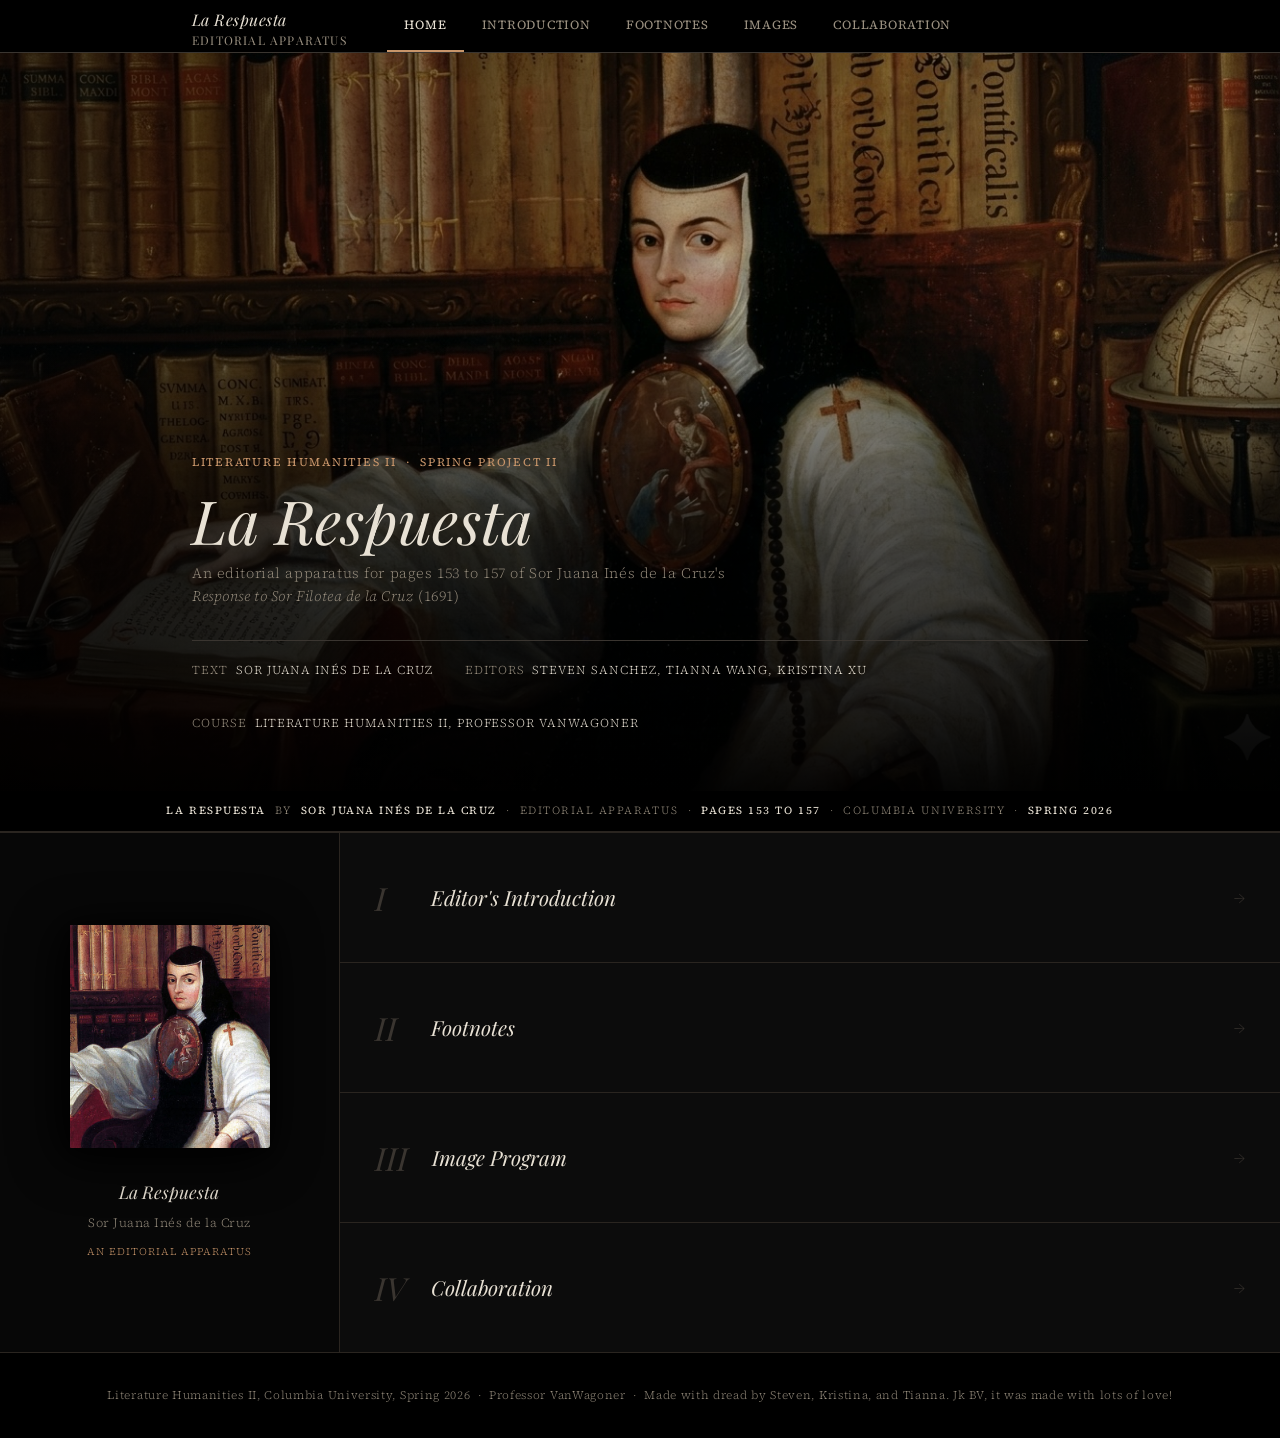
<file: index.html>
<!DOCTYPE html>
<html lang="en">
<head>
  <meta charset="UTF-8" />
  <meta name="viewport" content="width=device-width, initial-scale=1.0" />
  <title>La Respuesta: An Editorial Apparatus</title>
  <link rel="stylesheet" href="css/style.css" />
</head>
<body>

  <header>
    <nav>
      <a href="index.html" class="nav-logo">
        La Respuesta
        <span>Editorial Apparatus</span>
      </a>
      <ul>
        <li><a href="index.html" class="active">Home</a></li>
        <li><a href="introduction.html">Introduction</a></li>
        <li><a href="text.html">Footnotes</a></li>
        <li><a href="images.html">Images</a></li>
        <li><a href="collaboration.html">Collaboration</a></li>
      </ul>
    </nav>
  </header>

  <main>

    <section class="hero">
      <!-- Portrait of Sor Juana — save image to assets/images/sor-juana.jpg -->
      <img class="hero-img" src="assets/images/sor-juana.jpg" alt="Portrait of Sor Juana Inés de la Cruz">
      <div class="hero-overlay"></div>
      <div class="hero-content">
        <p class="hero-eyebrow">Literature Humanities II &nbsp;·&nbsp; Spring Project II</p>
        <h1>La Respuesta</h1>
        <p class="hero-subtitle">
          An editorial apparatus for pages 153 to 157 of Sor Juana Inés de la Cruz's
          <em>Response to Sor Filotea de la Cruz</em> (1691)
        </p>
        <div class="hero-meta">
          <div>Text &nbsp;<span>Sor Juana Inés de la Cruz</span></div>
          <div>Editors &nbsp;<span>Steven Sanchez, Tianna Wang, Kristina Xu</span></div>
          <div>Course &nbsp;<span>Literature Humanities II, Professor VanWagoner</span></div>
        </div>
      </div>
    </section>

    <div class="site-banner">
      <strong>La Respuesta</strong> &nbsp;by&nbsp; <strong>Sor Juana Inés de la Cruz</strong>
      &nbsp;·&nbsp; Editorial Apparatus &nbsp;·&nbsp; <strong>Pages 153 to 157</strong>
      &nbsp;·&nbsp; Columbia University &nbsp;·&nbsp; <strong>Spring 2026</strong>
    </div>

    <!-- Split: book cover left, nav sections right -->
    <section class="edition-split">

      <div class="edition-cover-col">
        <div class="book-spine-shadow">
          <img src="assets/images/cover.jpg" alt="Edition cover">
        </div>
        <div class="edition-cover-meta">
          <div class="edition-cover-title">La Respuesta</div>
          <div class="edition-cover-author">Sor Juana Inés de la Cruz</div>
          <div class="edition-cover-sub">An Editorial Apparatus</div>
        </div>
      </div>

      <div class="edition-nav-col">
        <a href="introduction.html" class="edition-nav-item">
          <div class="edition-nav-num">I</div>
          <div class="edition-nav-body">
            <div class="edition-nav-title">Editor's Introduction</div>
          </div>
          <div class="edition-nav-arrow">&#8594;</div>
        </a>
        <a href="text.html" class="edition-nav-item">
          <div class="edition-nav-num">II</div>
          <div class="edition-nav-body">
            <div class="edition-nav-title">Footnotes</div>
          </div>
          <div class="edition-nav-arrow">&#8594;</div>
        </a>
        <a href="images.html" class="edition-nav-item">
          <div class="edition-nav-num">III</div>
          <div class="edition-nav-body">
            <div class="edition-nav-title">Image Program</div>
          </div>
          <div class="edition-nav-arrow">&#8594;</div>
        </a>
        <a href="collaboration.html" class="edition-nav-item">
          <div class="edition-nav-num">IV</div>
          <div class="edition-nav-body">
            <div class="edition-nav-title">Collaboration</div>
          </div>
          <div class="edition-nav-arrow">&#8594;</div>
        </a>
      </div>

    </section>

  </main>

  <footer>
    <p>
      Literature Humanities II, Columbia University, Spring 2026 &nbsp;&middot;&nbsp; Professor VanWagoner &nbsp;&middot;&nbsp; Made with dread by Steven, Kristina, and Tianna. Jk BV, it was made with lots of love!
    </p>
  </footer>

  <script src="js/main.js"></script>
</body>
</html>
</file>
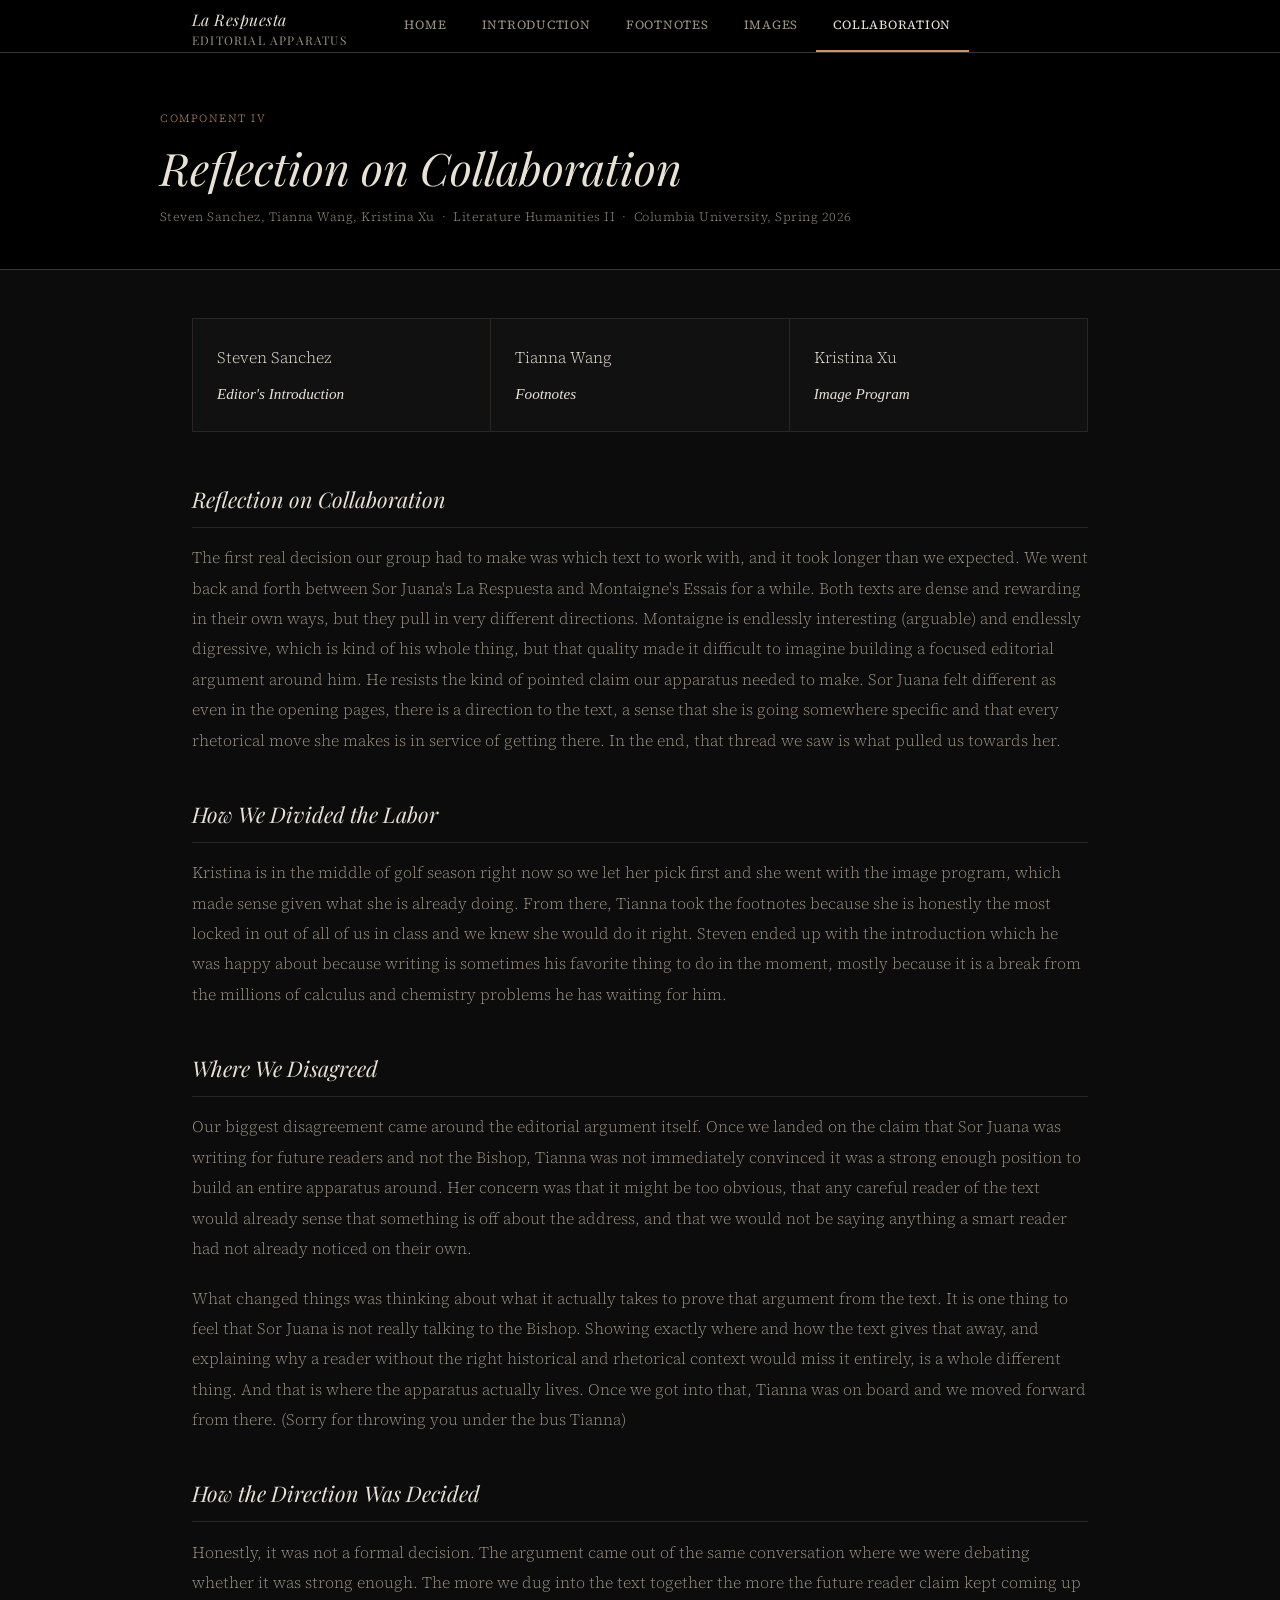
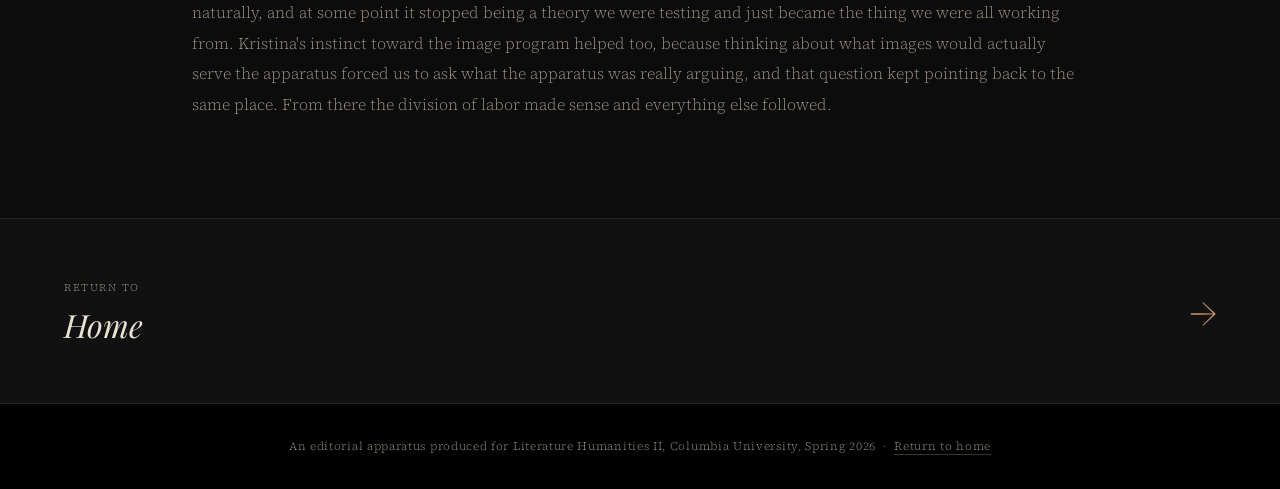
<file: collaboration.html>
<!DOCTYPE html>
<html lang="en">
<head>
  <meta charset="UTF-8" />
  <meta name="viewport" content="width=device-width, initial-scale=1.0" />
  <title>Reflection on Collaboration, La Respuesta</title>
  <link rel="stylesheet" href="css/style.css" />
</head>
<body>

  <header>
    <nav>
      <a href="index.html" class="nav-logo">
        La Respuesta
        <span>Editorial Apparatus</span>
      </a>
      <ul>
        <li><a href="index.html">Home</a></li>
        <li><a href="introduction.html">Introduction</a></li>
        <li><a href="text.html">Footnotes</a></li>
        <li><a href="images.html">Images</a></li>
        <li><a href="collaboration.html" class="active">Collaboration</a></li>
      </ul>
    </nav>
  </header>

  <main>

    <div class="page-header">
      <div class="page-header-inner">
        <p class="page-eyebrow">Component IV</p>
        <h1>Reflection on Collaboration</h1>
        <p class="byline">Steven Sanchez, Tianna Wang, Kristina Xu &nbsp;&middot;&nbsp; Literature Humanities II &nbsp;&middot;&nbsp; Columbia University, Spring 2026</p>
      </div>
    </div>

    <div class="page-content">

      <div style="display:grid;grid-template-columns:1fr 1fr 1fr;gap:1px;background:var(--border);border:1px solid var(--border);margin-bottom:3rem;">
        <div style="background:var(--bg-section);padding:1.5rem;">
          <div class="image-num" style="margin-bottom:0.5rem;">Steven Sanchez</div>
          <div style="font-family:'IM Fell English',serif;font-style:italic;color:var(--text);font-size:0.95rem;">Editor's Introduction</div>
        </div>
        <div style="background:var(--bg-section);padding:1.5rem;">
          <div class="image-num" style="margin-bottom:0.5rem;">Tianna Wang</div>
          <div style="font-family:'IM Fell English',serif;font-style:italic;color:var(--text);font-size:0.95rem;">Footnotes</div>
        </div>
        <div style="background:var(--bg-section);padding:1.5rem;">
          <div class="image-num" style="margin-bottom:0.5rem;">Kristina Xu</div>
          <div style="font-family:'IM Fell English',serif;font-style:italic;color:var(--text);font-size:0.95rem;">Image Program</div>
        </div>
      </div>

      <article class="prose">

        <h2>Reflection on Collaboration</h2>
        <p>The first real decision our group had to make was which text to work with, and it took longer than we expected. We went back and forth between Sor Juana's La Respuesta and Montaigne's Essais for a while. Both texts are dense and rewarding in their own ways, but they pull in very different directions. Montaigne is endlessly interesting (arguable) and endlessly digressive, which is kind of his whole thing, but that quality made it difficult to imagine building a focused editorial argument around him. He resists the kind of pointed claim our apparatus needed to make. Sor Juana felt different as even in the opening pages, there is a direction to the text, a sense that she is going somewhere specific and that every rhetorical move she makes is in service of getting there. In the end, that thread we saw is what pulled us towards her.</p>

        <h2>How We Divided the Labor</h2>
        <p>Kristina is in the middle of golf season right now so we let her pick first and she went with the image program, which made sense given what she is already doing. From there, Tianna took the footnotes because she is honestly the most locked in out of all of us in class and we knew she would do it right. Steven ended up with the introduction which he was happy about because writing is sometimes his favorite thing to do in the moment, mostly because it is a break from the millions of calculus and chemistry problems he has waiting for him.</p>

        <h2>Where We Disagreed</h2>
        <p>Our biggest disagreement came around the editorial argument itself. Once we landed on the claim that Sor Juana was writing for future readers and not the Bishop, Tianna was not immediately convinced it was a strong enough position to build an entire apparatus around. Her concern was that it might be too obvious, that any careful reader of the text would already sense that something is off about the address, and that we would not be saying anything a smart reader had not already noticed on their own.</p>
        <p>What changed things was thinking about what it actually takes to prove that argument from the text. It is one thing to feel that Sor Juana is not really talking to the Bishop. Showing exactly where and how the text gives that away, and explaining why a reader without the right historical and rhetorical context would miss it entirely, is a whole different thing. And that is where the apparatus actually lives. Once we got into that, Tianna was on board and we moved forward from there. (Sorry for throwing you under the bus Tianna)</p>

        <h2>How the Direction Was Decided</h2>
        <p>Honestly, it was not a formal decision. The argument came out of the same conversation where we were debating whether it was strong enough. The more we dug into the text together the more the future reader claim kept coming up naturally, and at some point it stopped being a theory we were testing and just became the thing we were all working from. Kristina's instinct toward the image program helped too, because thinking about what images would actually serve the apparatus forced us to ask what the apparatus was really arguing, and that question kept pointing back to the same place. From there the division of labor made sense and everything else followed.</p>

      </article>
    </div>

  </main>

  <a href="index.html" class="page-next">
    <div>
      <div class="page-next-label">Return to</div>
      <div class="page-next-title">Home</div>
    </div>
    <div class="page-next-arrow">&#8594;</div>
  </a>

  <footer>
    <p>
      An editorial apparatus produced for Literature Humanities II, Columbia University, Spring 2026 &nbsp;·&nbsp;
      <a href="index.html">Return to home</a>
    </p>
  </footer>

  <script src="js/main.js"></script>
</body>
</html>
</file>
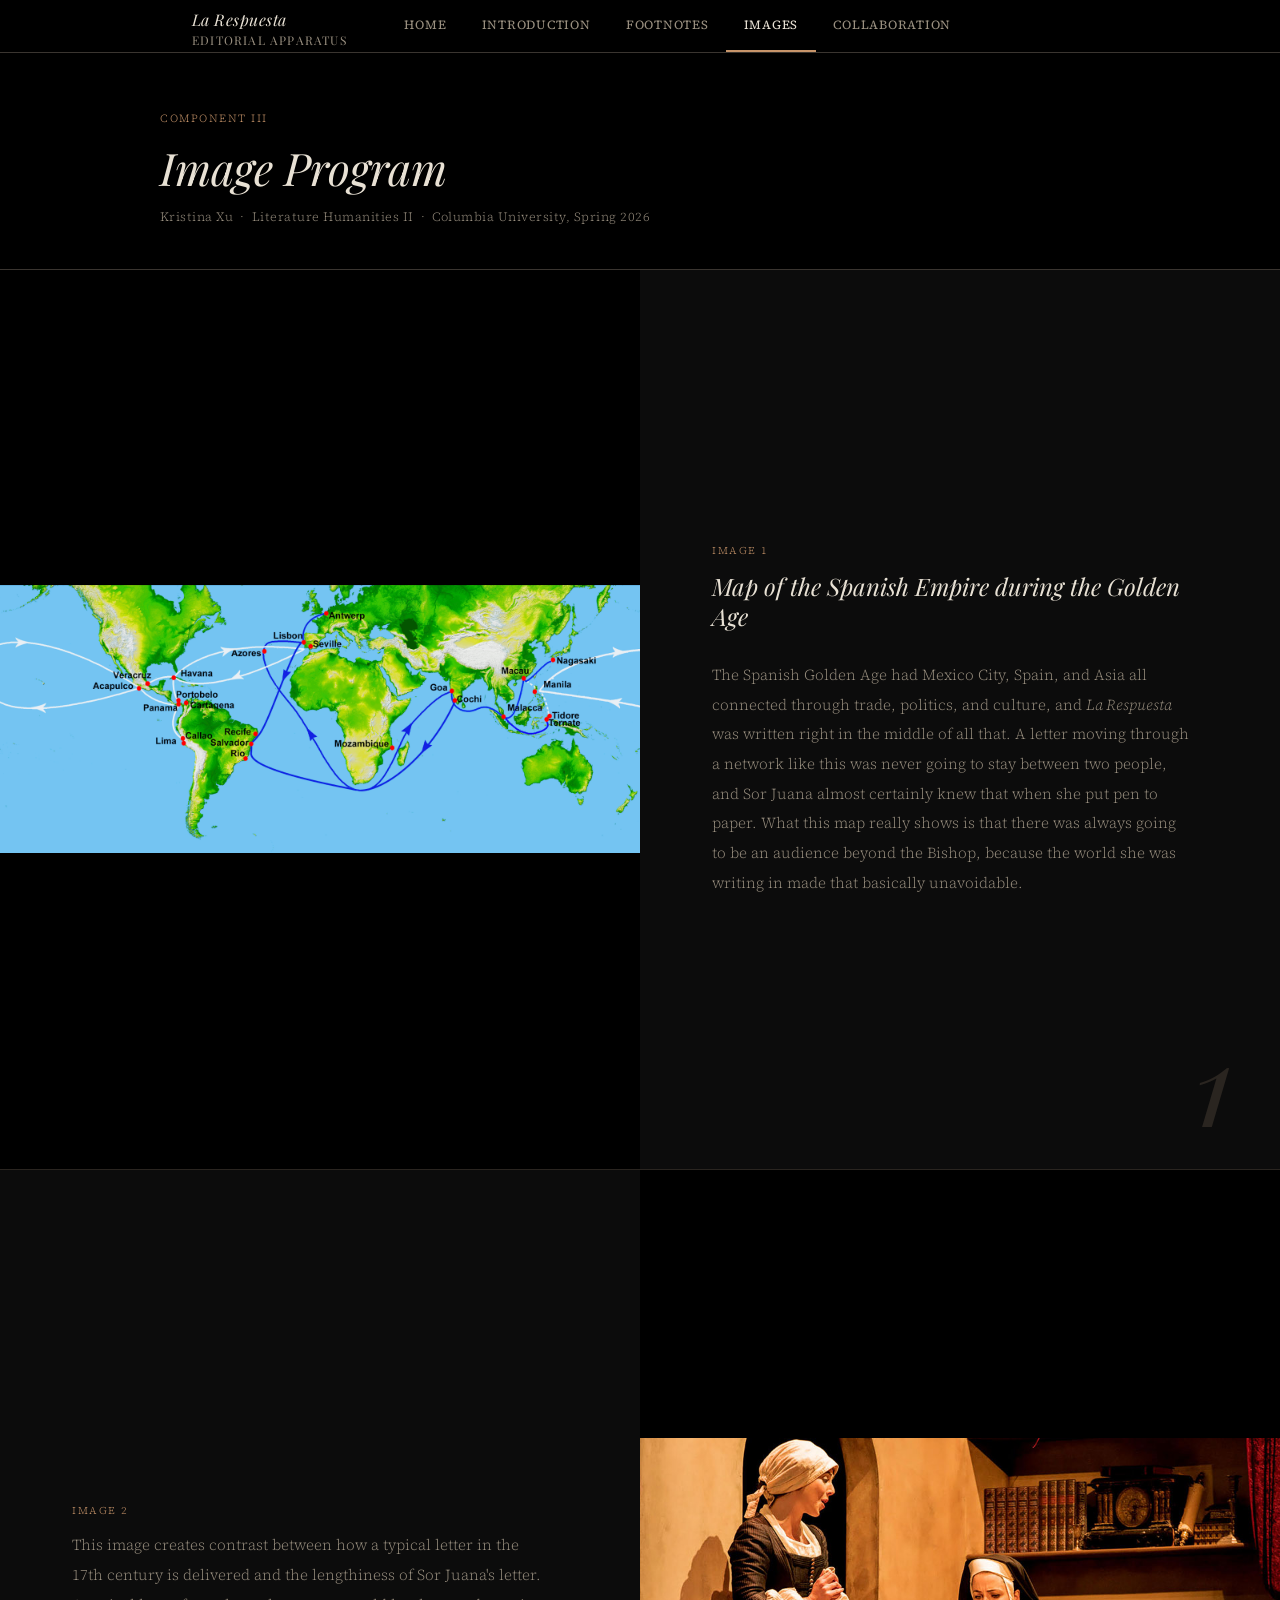
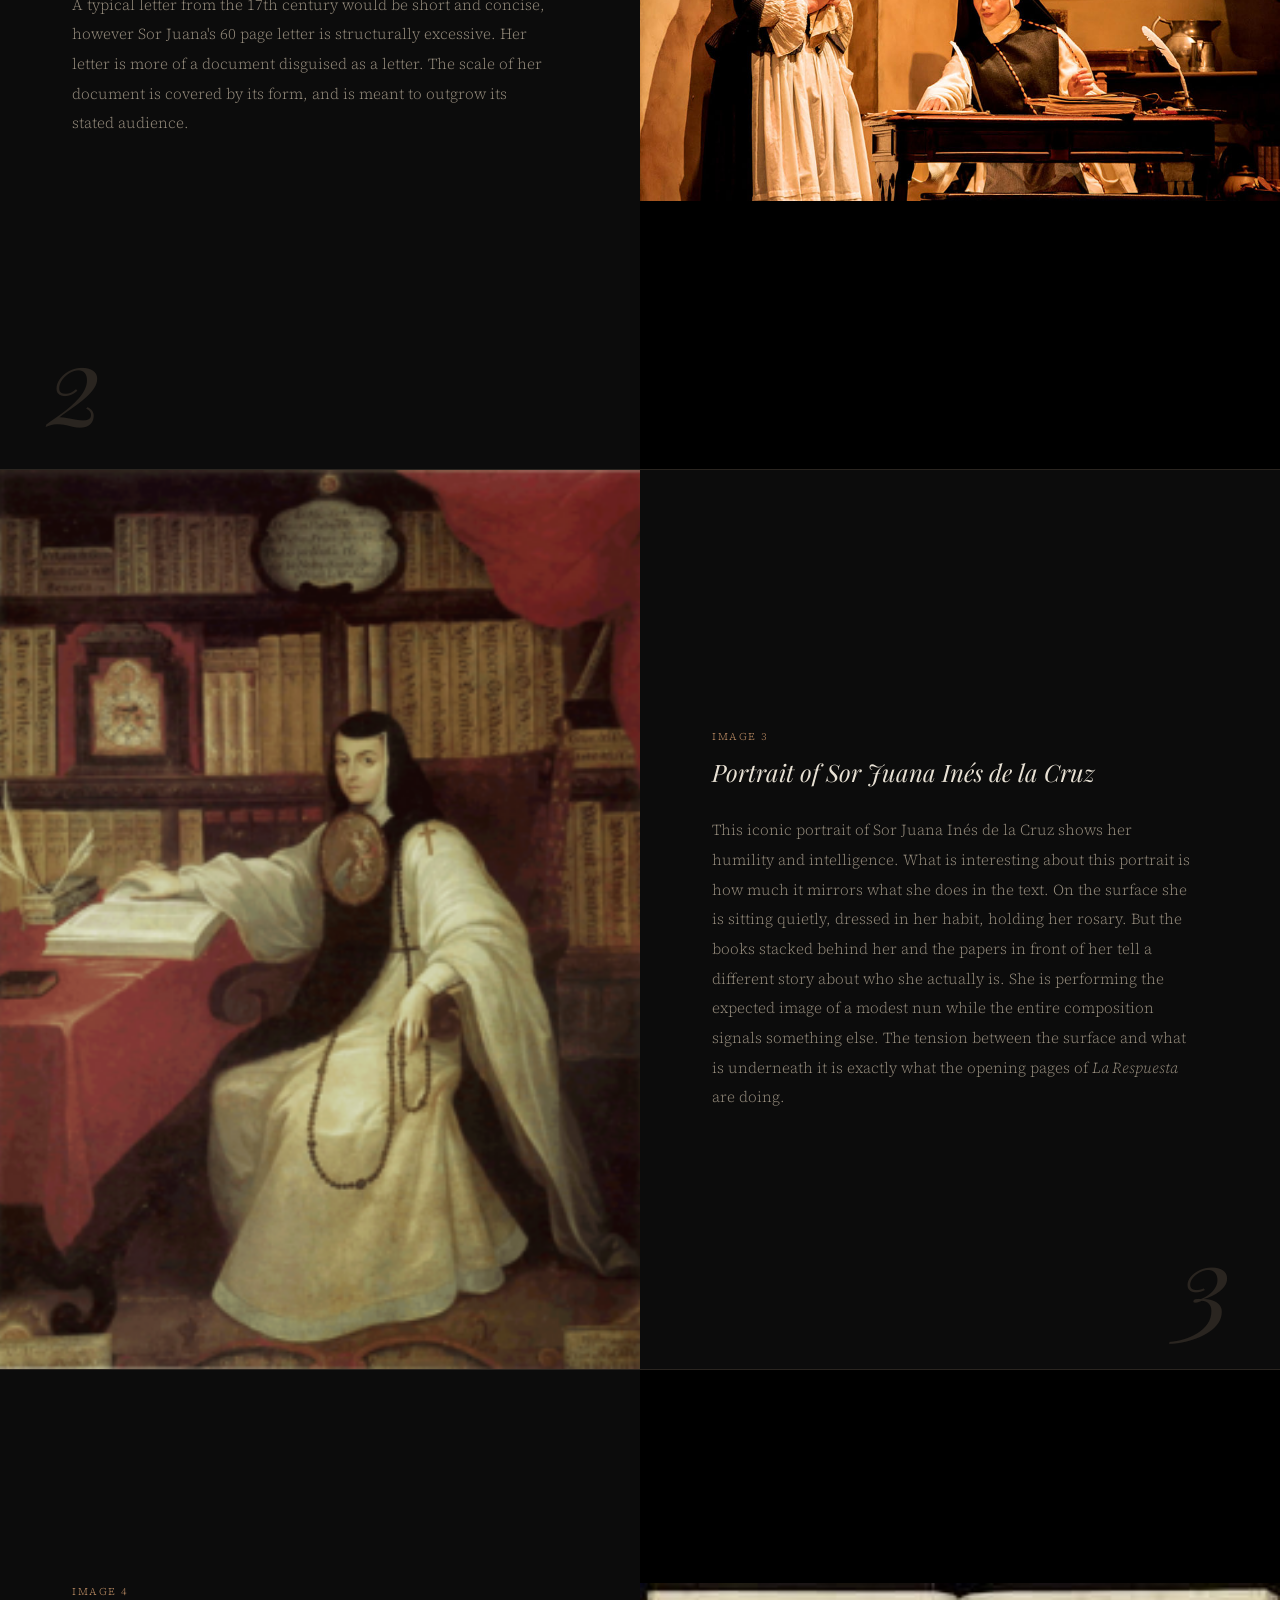
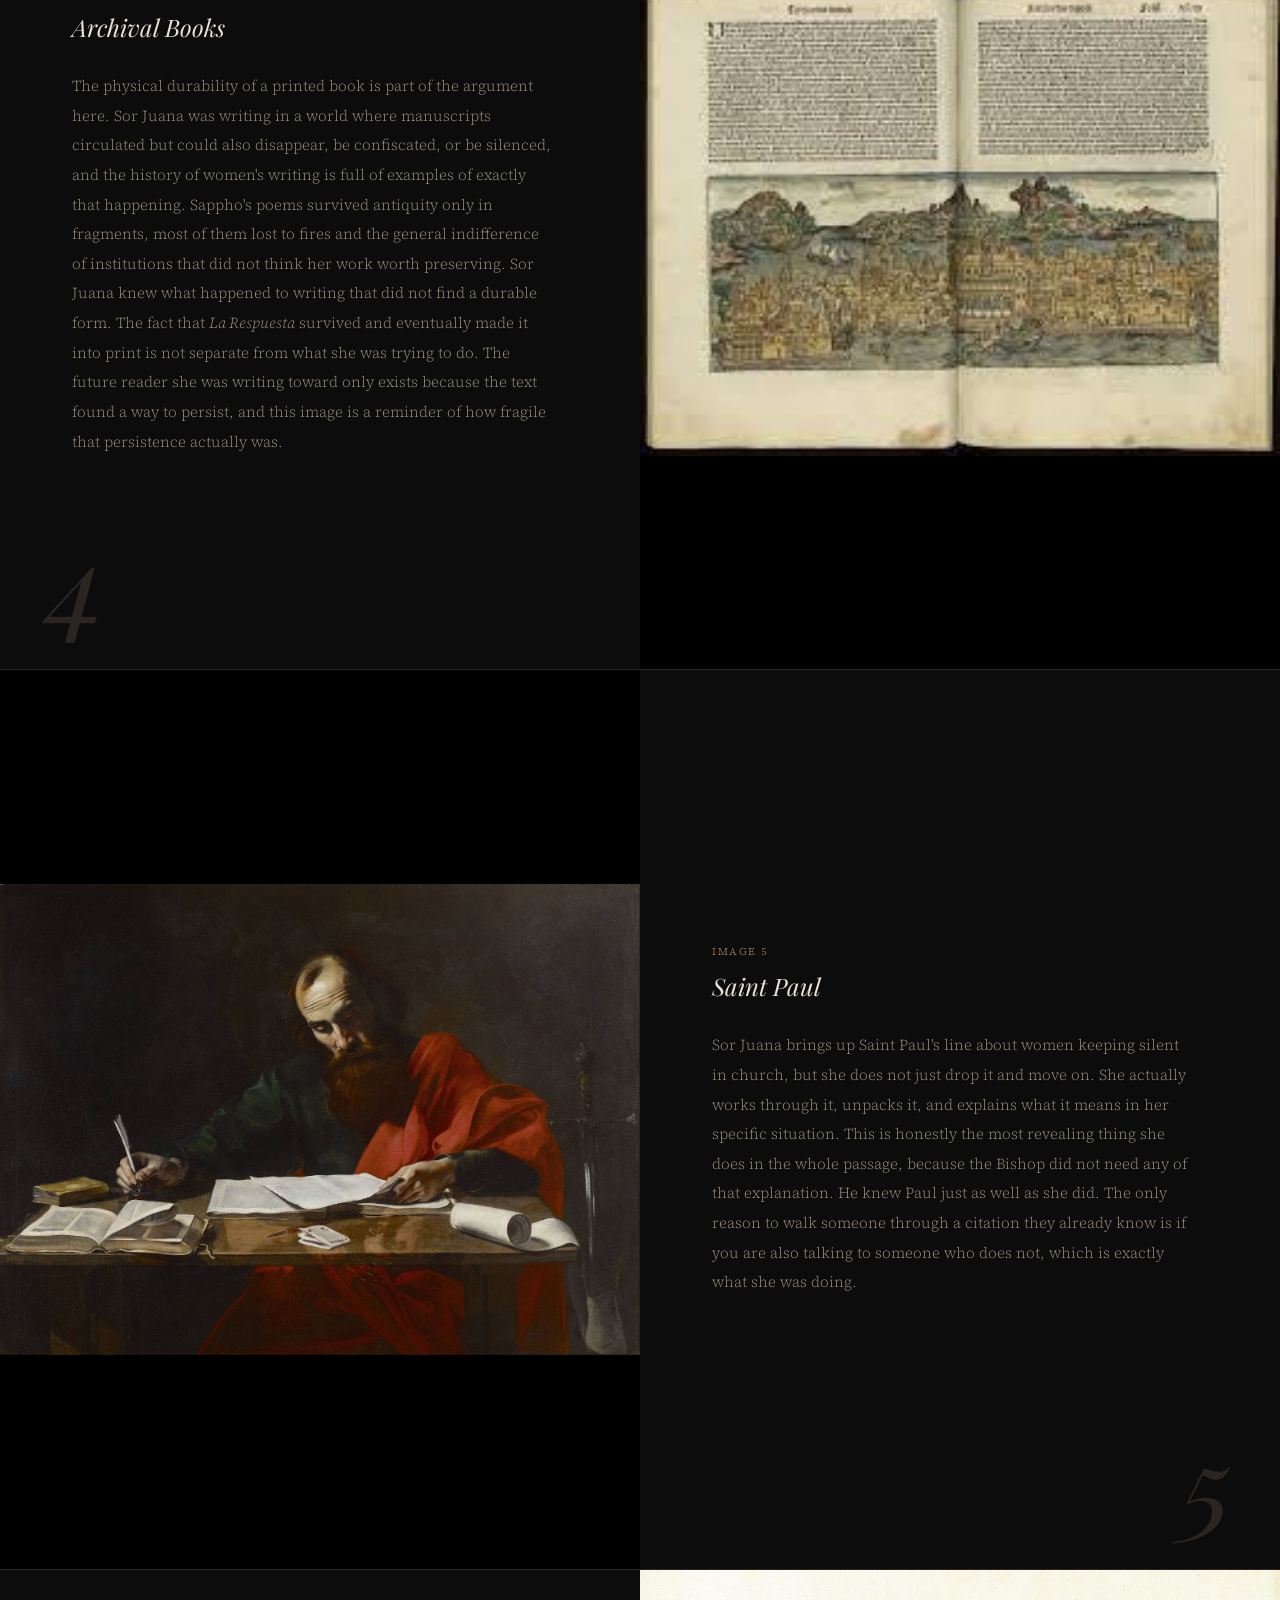
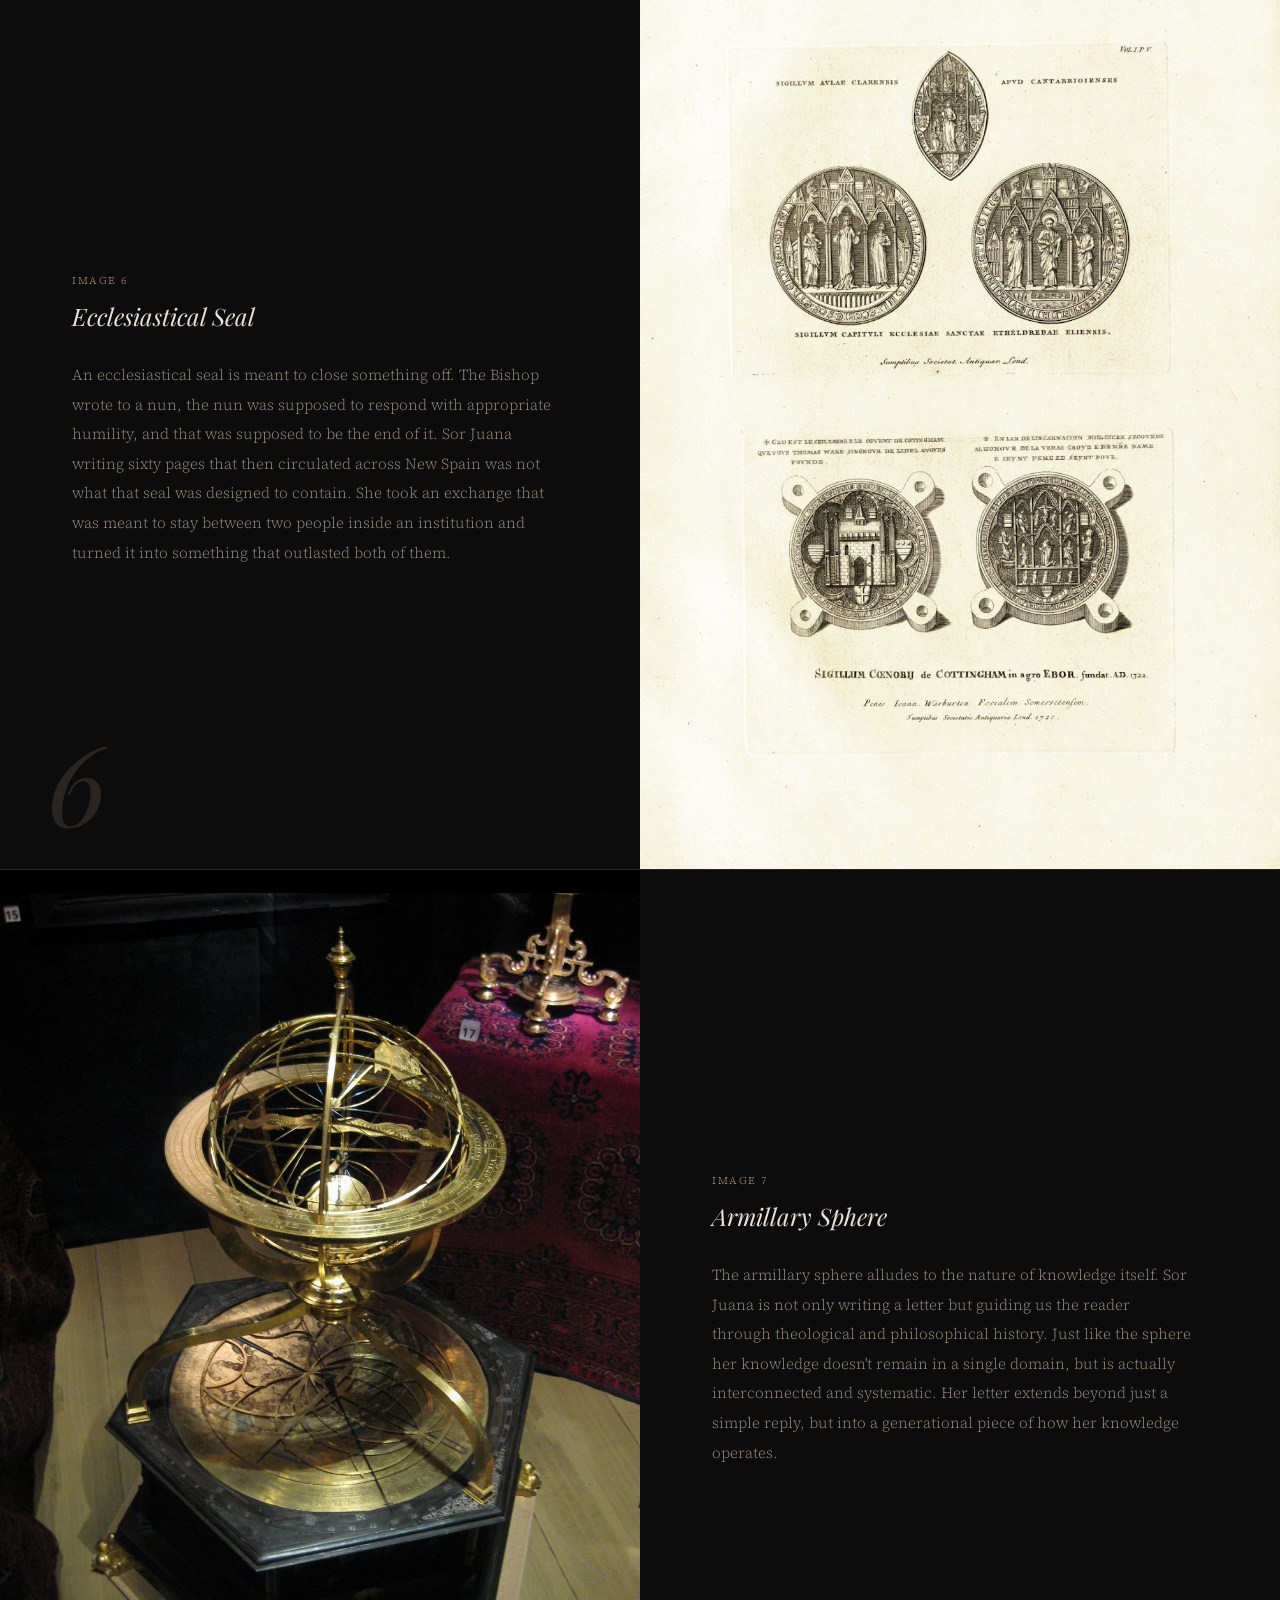
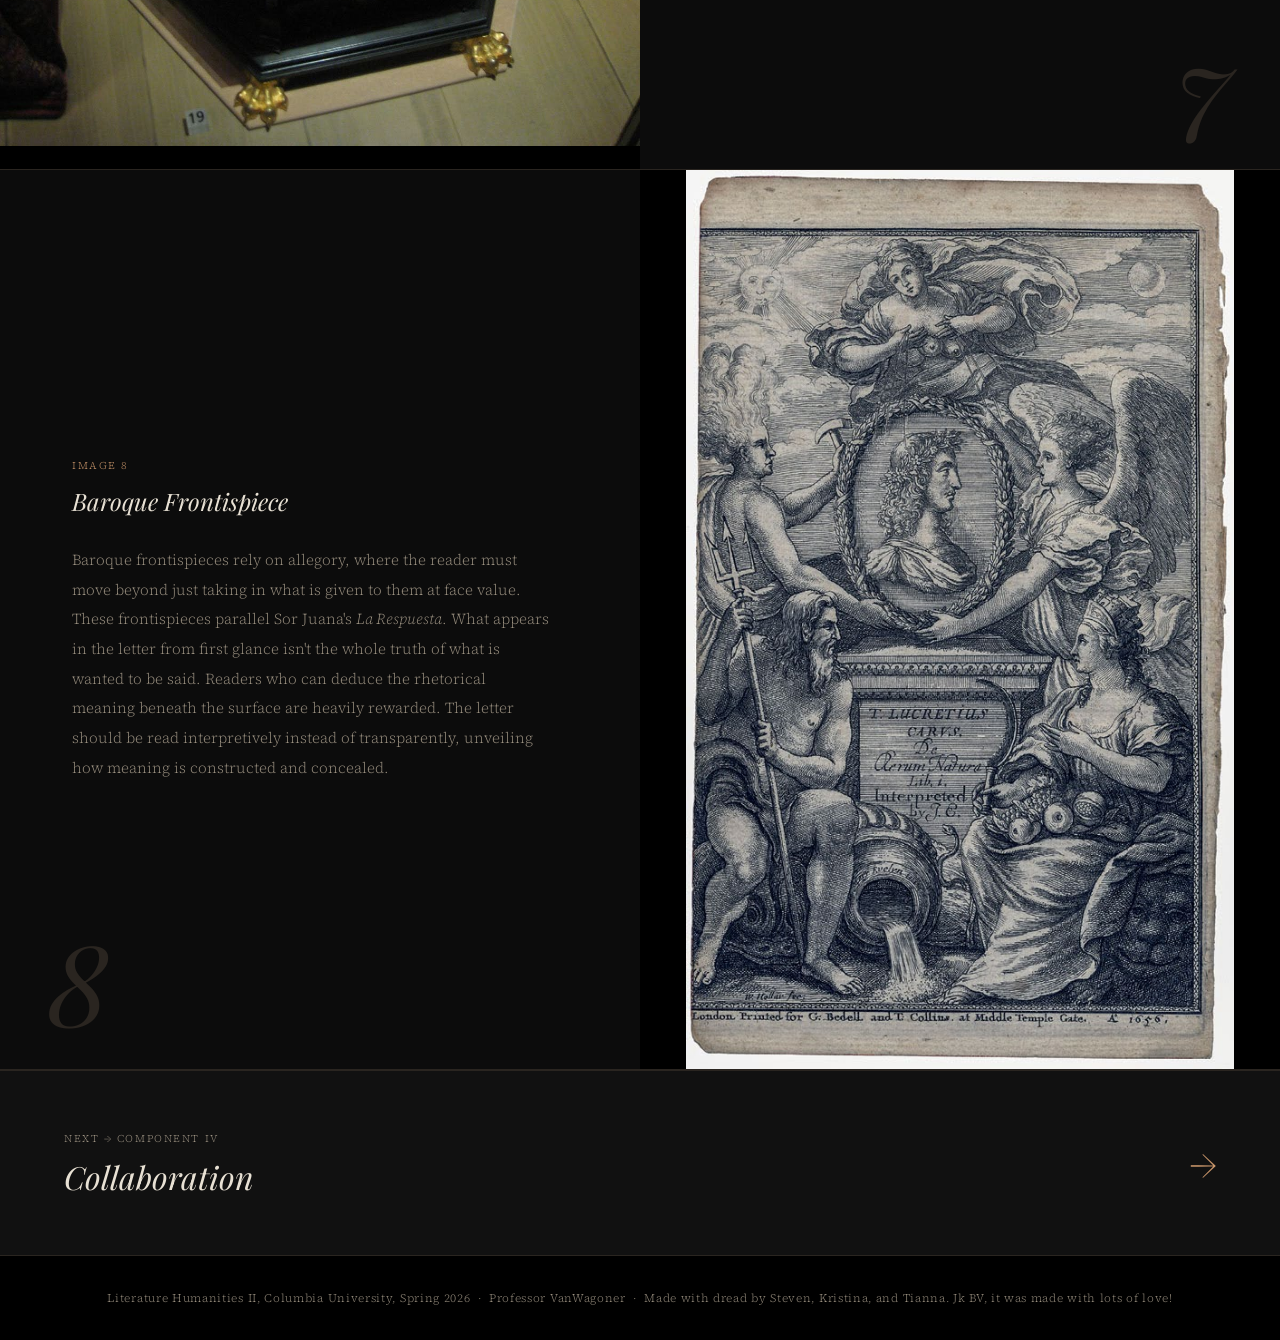
<file: images.html>
<!DOCTYPE html>
<html lang="en">
<head>
  <meta charset="UTF-8" />
  <meta name="viewport" content="width=device-width, initial-scale=1.0" />
  <title>Image Program: La Respuesta</title>
  <link rel="stylesheet" href="css/style.css" />
</head>
<body>

  <header>
    <nav>
      <a href="index.html" class="nav-logo">
        La Respuesta
        <span>Editorial Apparatus</span>
      </a>
      <ul>
        <li><a href="index.html">Home</a></li>
        <li><a href="introduction.html">Introduction</a></li>
        <li><a href="text.html">Footnotes</a></li>
        <li><a href="images.html" class="active">Images</a></li>
        <li><a href="collaboration.html">Collaboration</a></li>
      </ul>
    </nav>
  </header>

  <main>

    <div class="page-header">
      <div class="page-header-inner">
        <p class="page-eyebrow">Component III</p>
        <h1>Image Program</h1>
        <p class="byline">Kristina Xu &nbsp;&middot;&nbsp; Literature Humanities II &nbsp;&middot;&nbsp; Columbia University, Spring 2026</p>
      </div>
    </div>

    <!-- IMAGE 1 -->
    <div class="img-scene">
      <div class="img-panel">
        <img src="assets/images/Image1.jpg" alt="Map of the Spanish Empire">
      </div>
      <div class="img-text">
        <div class="img-scene-num">1</div>
        <div class="img-label">Image 1</div>
        <div class="img-caption">Map of the Spanish Empire during the Golden Age</div>
        <p class="img-analysis">The Spanish Golden Age had Mexico City, Spain, and Asia all connected through trade, politics, and culture, and <em>La Respuesta</em> was written right in the middle of all that. A letter moving through a network like this was never going to stay between two people, and Sor Juana almost certainly knew that when she put pen to paper. What this map really shows is that there was always going to be an audience beyond the Bishop, because the world she was writing in made that basically unavoidable.</p>
      </div>
    </div>

    <!-- IMAGE 2 -->
    <div class="img-scene flip">
      <div class="img-panel">
        <img src="assets/images/Image2.jpg" alt="17th century letter">
      </div>
      <div class="img-text">
        <div class="img-scene-num">2</div>
        <div class="img-label">Image 2</div>
        <p class="img-analysis">This image creates contrast between how a typical letter in the 17th century is delivered and the lengthiness of Sor Juana's letter. A typical letter from the 17th century would be short and concise, however Sor Juana's 60 page letter is structurally excessive. Her letter is more of a document disguised as a letter. The scale of her document is covered by its form, and is meant to outgrow its stated audience.</p>
      </div>
    </div>

    <!-- IMAGE 3 -->
    <div class="img-scene">
      <div class="img-panel">
        <img src="assets/images/Image3.jpg" alt="Portrait of Sor Juana Inés de la Cruz" class="cover">
      </div>
      <div class="img-text">
        <div class="img-scene-num">3</div>
        <div class="img-label">Image 3</div>
        <div class="img-caption">Portrait of Sor Juana Inés de la Cruz</div>
        <p class="img-analysis">This iconic portrait of Sor Juana Inés de la Cruz shows her humility and intelligence. What is interesting about this portrait is how much it mirrors what she does in the text. On the surface she is sitting quietly, dressed in her habit, holding her rosary. But the books stacked behind her and the papers in front of her tell a different story about who she actually is. She is performing the expected image of a modest nun while the entire composition signals something else. The tension between the surface and what is underneath it is exactly what the opening pages of <em>La Respuesta</em> are doing.</p>
      </div>
    </div>

    <!-- IMAGE 4 -->
    <div class="img-scene flip">
      <div class="img-panel">
        <img src="assets/images/Image4.jpg" alt="Archival books">
      </div>
      <div class="img-text">
        <div class="img-scene-num">4</div>
        <div class="img-label">Image 4</div>
        <div class="img-caption">Archival Books</div>
        <p class="img-analysis">The physical durability of a printed book is part of the argument here. Sor Juana was writing in a world where manuscripts circulated but could also disappear, be confiscated, or be silenced, and the history of women's writing is full of examples of exactly that happening. Sappho's poems survived antiquity only in fragments, most of them lost to fires and the general indifference of institutions that did not think her work worth preserving. Sor Juana knew what happened to writing that did not find a durable form. The fact that <em>La Respuesta</em> survived and eventually made it into print is not separate from what she was trying to do. The future reader she was writing toward only exists because the text found a way to persist, and this image is a reminder of how fragile that persistence actually was.</p>
      </div>
    </div>

    <!-- IMAGE 5 -->
    <div class="img-scene">
      <div class="img-panel">
        <img src="assets/images/Image5.jpg" alt="Saint Paul">
      </div>
      <div class="img-text">
        <div class="img-scene-num">5</div>
        <div class="img-label">Image 5</div>
        <div class="img-caption">Saint Paul</div>
        <p class="img-analysis">Sor Juana brings up Saint Paul's line about women keeping silent in church, but she does not just drop it and move on. She actually works through it, unpacks it, and explains what it means in her specific situation. This is honestly the most revealing thing she does in the whole passage, because the Bishop did not need any of that explanation. He knew Paul just as well as she did. The only reason to walk someone through a citation they already know is if you are also talking to someone who does not, which is exactly what she was doing.</p>
      </div>
    </div>

    <!-- IMAGE 6 -->
    <div class="img-scene flip">
      <div class="img-panel">
        <img src="assets/images/Image6.jpg" alt="Ecclesiastical Seal" class="cover">
      </div>
      <div class="img-text">
        <div class="img-scene-num">6</div>
        <div class="img-label">Image 6</div>
        <div class="img-caption">Ecclesiastical Seal</div>
        <p class="img-analysis">An ecclesiastical seal is meant to close something off. The Bishop wrote to a nun, the nun was supposed to respond with appropriate humility, and that was supposed to be the end of it. Sor Juana writing sixty pages that then circulated across New Spain was not what that seal was designed to contain. She took an exchange that was meant to stay between two people inside an institution and turned it into something that outlasted both of them.</p>
      </div>
    </div>

    <!-- IMAGE 7 -->
    <div class="img-scene">
      <div class="img-panel">
        <img src="assets/images/image7.jpg" alt="Armillary Sphere">
      </div>
      <div class="img-text">
        <div class="img-scene-num">7</div>
        <div class="img-label">Image 7</div>
        <div class="img-caption">Armillary Sphere</div>
        <p class="img-analysis">The armillary sphere alludes to the nature of knowledge itself. Sor Juana is not only writing a letter but guiding us the reader through theological and philosophical history. Just like the sphere her knowledge doesn't remain in a single domain, but is actually interconnected and systematic. Her letter extends beyond just a simple reply, but into a generational piece of how her knowledge operates.</p>
      </div>
    </div>

    <!-- IMAGE 8 -->
    <div class="img-scene flip">
      <div class="img-panel">
        <img src="assets/images/image8.jpg" alt="Baroque Frontispiece">
      </div>
      <div class="img-text">
        <div class="img-scene-num">8</div>
        <div class="img-label">Image 8</div>
        <div class="img-caption">Baroque Frontispiece</div>
        <p class="img-analysis">Baroque frontispieces rely on allegory, where the reader must move beyond just taking in what is given to them at face value. These frontispieces parallel Sor Juana's <em>La Respuesta</em>. What appears in the letter from first glance isn't the whole truth of what is wanted to be said. Readers who can deduce the rhetorical meaning beneath the surface are heavily rewarded. The letter should be read interpretively instead of transparently, unveiling how meaning is constructed and concealed.</p>
      </div>
    </div>

  </main>

  <a href="collaboration.html" class="page-next">
    <div>
      <div class="page-next-label">Next &rarr; Component IV</div>
      <div class="page-next-title">Collaboration</div>
    </div>
    <div class="page-next-arrow">&#8594;</div>
  </a>

  <footer>
    <p>
      Literature Humanities II, Columbia University, Spring 2026 &nbsp;&middot;&nbsp; Professor VanWagoner &nbsp;&middot;&nbsp; Made with dread by Steven, Kristina, and Tianna. Jk BV, it was made with lots of love!
    </p>
  </footer>

  <script src="js/main.js"></script>
  <script>
    // Scroll-triggered reveal
    const scenes = document.querySelectorAll('.img-scene');
    const observer = new IntersectionObserver((entries) => {
      entries.forEach(entry => {
        if (entry.isIntersecting) {
          entry.target.classList.add('visible');
        }
      });
    }, { threshold: 0.15 });

    scenes.forEach(scene => observer.observe(scene));
  </script>
</body>
</html>
</file>
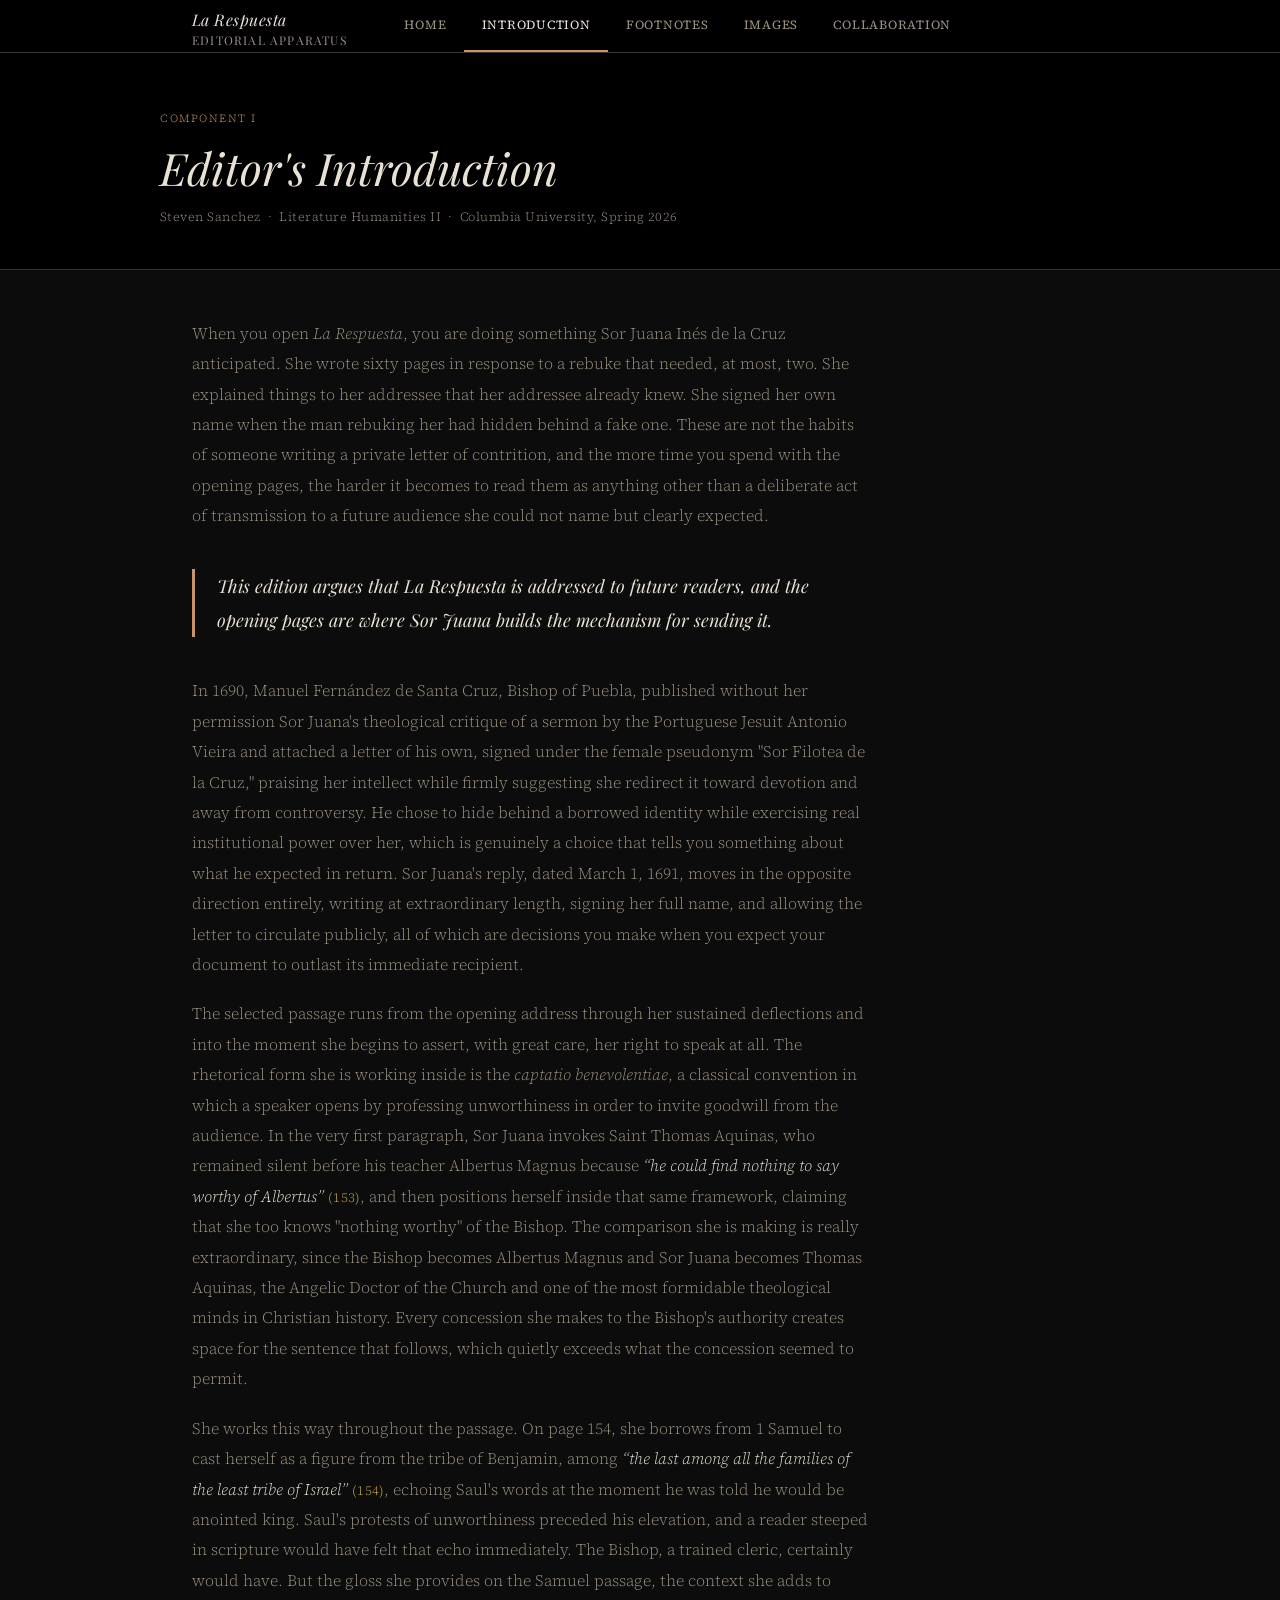
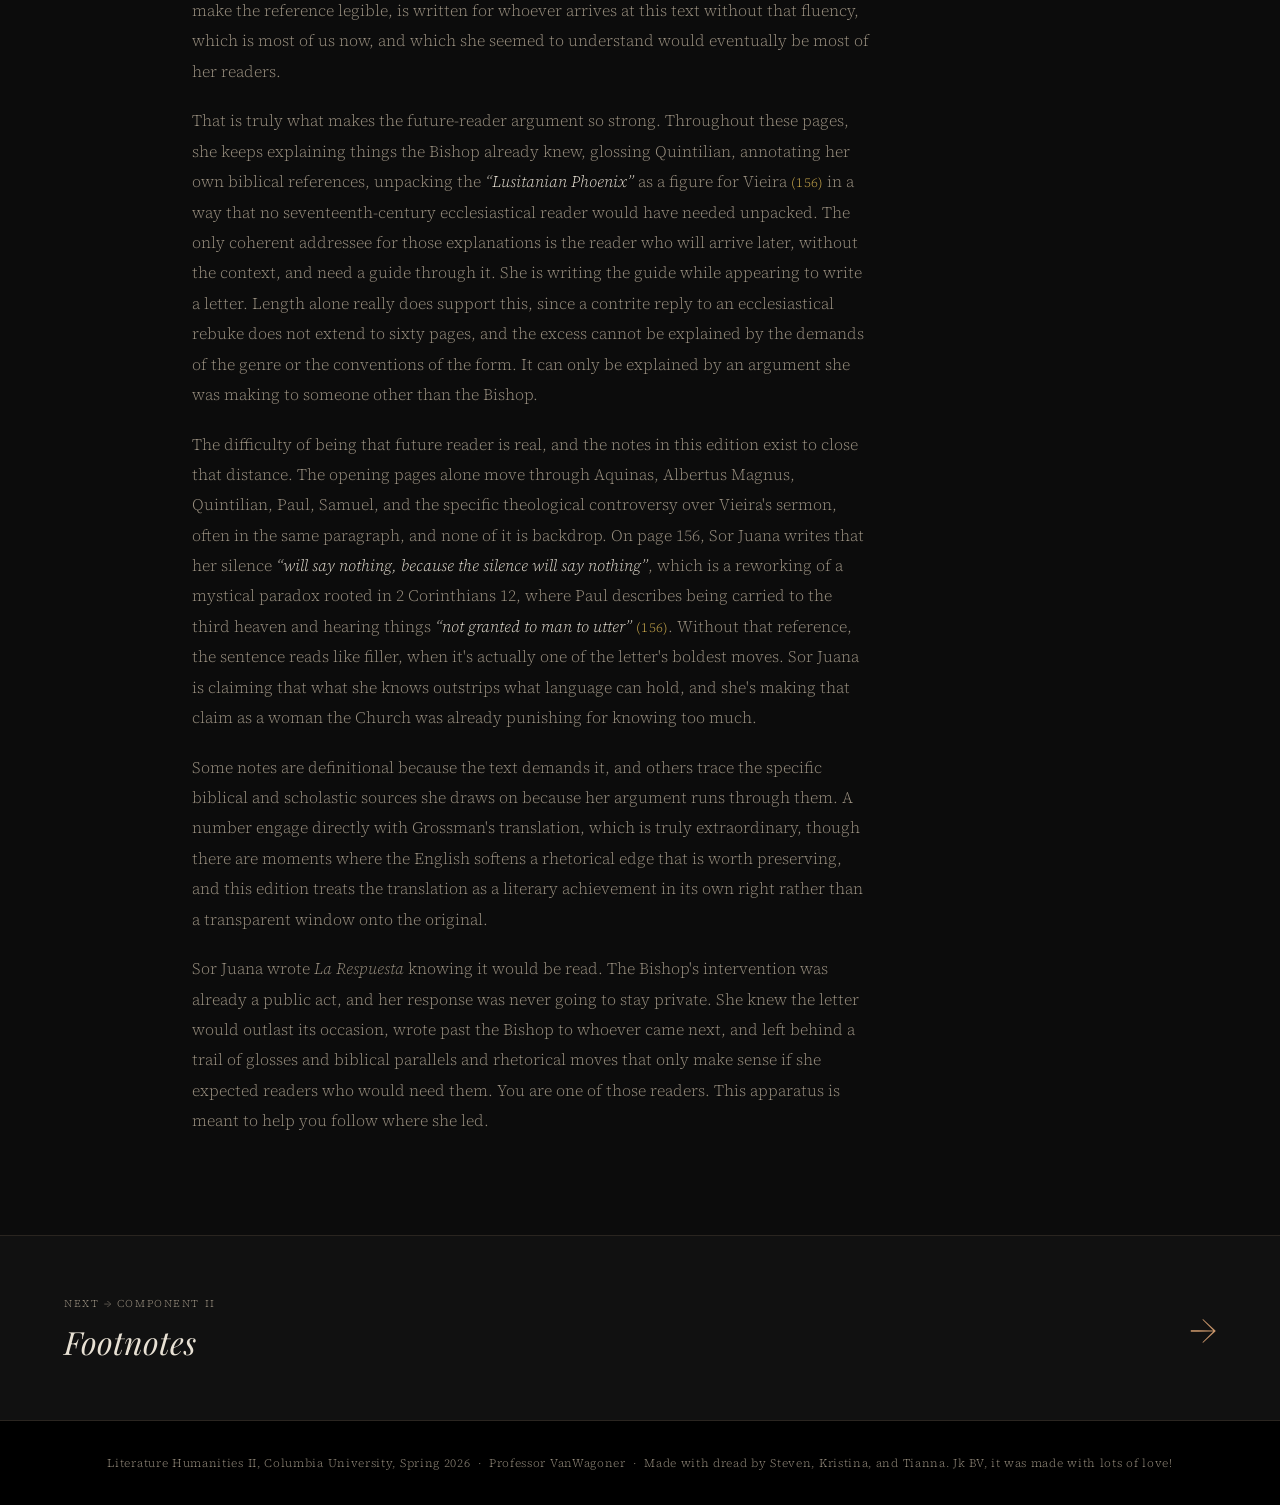
<file: introduction.html>
<!DOCTYPE html>
<html lang="en">
<head>
  <meta charset="UTF-8" />
  <meta name="viewport" content="width=device-width, initial-scale=1.0" />
  <title>Editor's Introduction: La Respuesta</title>
  <link rel="stylesheet" href="css/style.css" />
</head>
<body>

  <header>
    <nav>
      <a href="index.html" class="nav-logo">
        La Respuesta
        <span>Editorial Apparatus</span>
      </a>
      <ul>
        <li><a href="index.html">Home</a></li>
        <li><a href="introduction.html" class="active">Introduction</a></li>
        <li><a href="text.html">Footnotes</a></li>
        <li><a href="images.html">Images</a></li>
        <li><a href="collaboration.html">Collaboration</a></li>
      </ul>
    </nav>
  </header>

  <main>

    <div class="page-header">
      <div class="page-header-inner">
        <p class="page-eyebrow">Component I</p>
        <h1>Editor's Introduction</h1>
        <p class="byline">Steven Sanchez &nbsp;&middot;&nbsp; Literature Humanities II &nbsp;&middot;&nbsp; Columbia University, Spring 2026</p>
      </div>
    </div>

    <div class="page-content">
      <article class="prose intro-essay">

        <p>When you open <em>La Respuesta</em>, you are doing something Sor Juana Inés de la Cruz anticipated. She wrote sixty pages in response to a rebuke that needed, at most, two. She explained things to her addressee that her addressee already knew. She signed her own name when the man rebuking her had hidden behind a fake one. These are not the habits of someone writing a private letter of contrition, and the more time you spend with the opening pages, the harder it becomes to read them as anything other than a deliberate act of transmission to a future audience she could not name but clearly expected.</p>

        <p class="thesis-graf">This edition argues that <em>La Respuesta</em> is addressed to future readers, and the opening pages are where Sor Juana builds the mechanism for sending it.</p>

        <p>In 1690, Manuel Fernández de Santa Cruz, Bishop of Puebla, published without her permission Sor Juana's theological critique of a sermon by the Portuguese Jesuit Antonio Vieira and attached a letter of his own, signed under the female pseudonym "Sor Filotea de la Cruz," praising her intellect while firmly suggesting she redirect it toward devotion and away from controversy. He chose to hide behind a borrowed identity while exercising real institutional power over her, which is genuinely a choice that tells you something about what he expected in return. Sor Juana's reply, dated March 1, 1691, moves in the opposite direction entirely, writing at extraordinary length, signing her full name, and allowing the letter to circulate publicly, all of which are decisions you make when you expect your document to outlast its immediate recipient.</p>

        <p>The selected passage runs from the opening address through her sustained deflections and into the moment she begins to assert, with great care, her right to speak at all. The rhetorical form she is working inside is the <em>captatio benevolentiae</em>, a classical convention in which a speaker opens by professing unworthiness in order to invite goodwill from the audience. In the very first paragraph, Sor Juana invokes Saint Thomas Aquinas, who remained silent before his teacher Albertus Magnus because <q>he could find nothing to say worthy of Albertus</q> <cite>(153)</cite>, and then positions herself inside that same framework, claiming that she too knows "nothing worthy" of the Bishop. The comparison she is making is really extraordinary, since the Bishop becomes Albertus Magnus and Sor Juana becomes Thomas Aquinas, the Angelic Doctor of the Church and one of the most formidable theological minds in Christian history. Every concession she makes to the Bishop's authority creates space for the sentence that follows, which quietly exceeds what the concession seemed to permit.</p>

        <p>She works this way throughout the passage. On page 154, she borrows from 1 Samuel to cast herself as a figure from the tribe of Benjamin, among <q>the last among all the families of the least tribe of Israel</q> <cite>(154)</cite>, echoing Saul's words at the moment he was told he would be anointed king. Saul's protests of unworthiness preceded his elevation, and a reader steeped in scripture would have felt that echo immediately. The Bishop, a trained cleric, certainly would have. But the gloss she provides on the Samuel passage, the context she adds to make the reference legible, is written for whoever arrives at this text without that fluency, which is most of us now, and which she seemed to understand would eventually be most of her readers.</p>

        <p>That is truly what makes the future-reader argument so strong. Throughout these pages, she keeps explaining things the Bishop already knew, glossing Quintilian, annotating her own biblical references, unpacking the <q>Lusitanian Phoenix</q> as a figure for Vieira <cite>(156)</cite> in a way that no seventeenth-century ecclesiastical reader would have needed unpacked. The only coherent addressee for those explanations is the reader who will arrive later, without the context, and need a guide through it. She is writing the guide while appearing to write a letter. Length alone really does support this, since a contrite reply to an ecclesiastical rebuke does not extend to sixty pages, and the excess cannot be explained by the demands of the genre or the conventions of the form. It can only be explained by an argument she was making to someone other than the Bishop.</p>

        <p>The difficulty of being that future reader is real, and the notes in this edition exist to close that distance. The opening pages alone move through Aquinas, Albertus Magnus, Quintilian, Paul, Samuel, and the specific theological controversy over Vieira's sermon, often in the same paragraph, and none of it is backdrop. On page 156, Sor Juana writes that her silence <q>will say nothing, because the silence will say nothing</q>, which is a reworking of a mystical paradox rooted in 2 Corinthians 12, where Paul describes being carried to the third heaven and hearing things <q>not granted to man to utter</q> <cite>(156)</cite>. Without that reference, the sentence reads like filler, when it's actually one of the letter's boldest moves. Sor Juana is claiming that what she knows outstrips what language can hold, and she's making that claim as a woman the Church was already punishing for knowing too much.</p>

        <p>Some notes are definitional because the text demands it, and others trace the specific biblical and scholastic sources she draws on because her argument runs through them. A number engage directly with Grossman's translation, which is truly extraordinary, though there are moments where the English softens a rhetorical edge that is worth preserving, and this edition treats the translation as a literary achievement in its own right rather than a transparent window onto the original.</p>

        <p>Sor Juana wrote <em>La Respuesta</em> knowing it would be read. The Bishop's intervention was already a public act, and her response was never going to stay private. She knew the letter would outlast its occasion, wrote past the Bishop to whoever came next, and left behind a trail of glosses and biblical parallels and rhetorical moves that only make sense if she expected readers who would need them. You are one of those readers. This apparatus is meant to help you follow where she led.</p>

      </article>
    </div>

  </main>

  <a href="text.html" class="page-next">
    <div>
      <div class="page-next-label">Next &rarr; Component II</div>
      <div class="page-next-title">Footnotes</div>
    </div>
    <div class="page-next-arrow">&#8594;</div>
  </a>

  <footer>
    <p>
      Literature Humanities II, Columbia University, Spring 2026 &nbsp;&middot;&nbsp; Professor VanWagoner &nbsp;&middot;&nbsp; Made with dread by Steven, Kristina, and Tianna. Jk BV, it was made with lots of love!
    </p>
  </footer>

  <script src="js/main.js"></script>
</body>
</html>
</file>
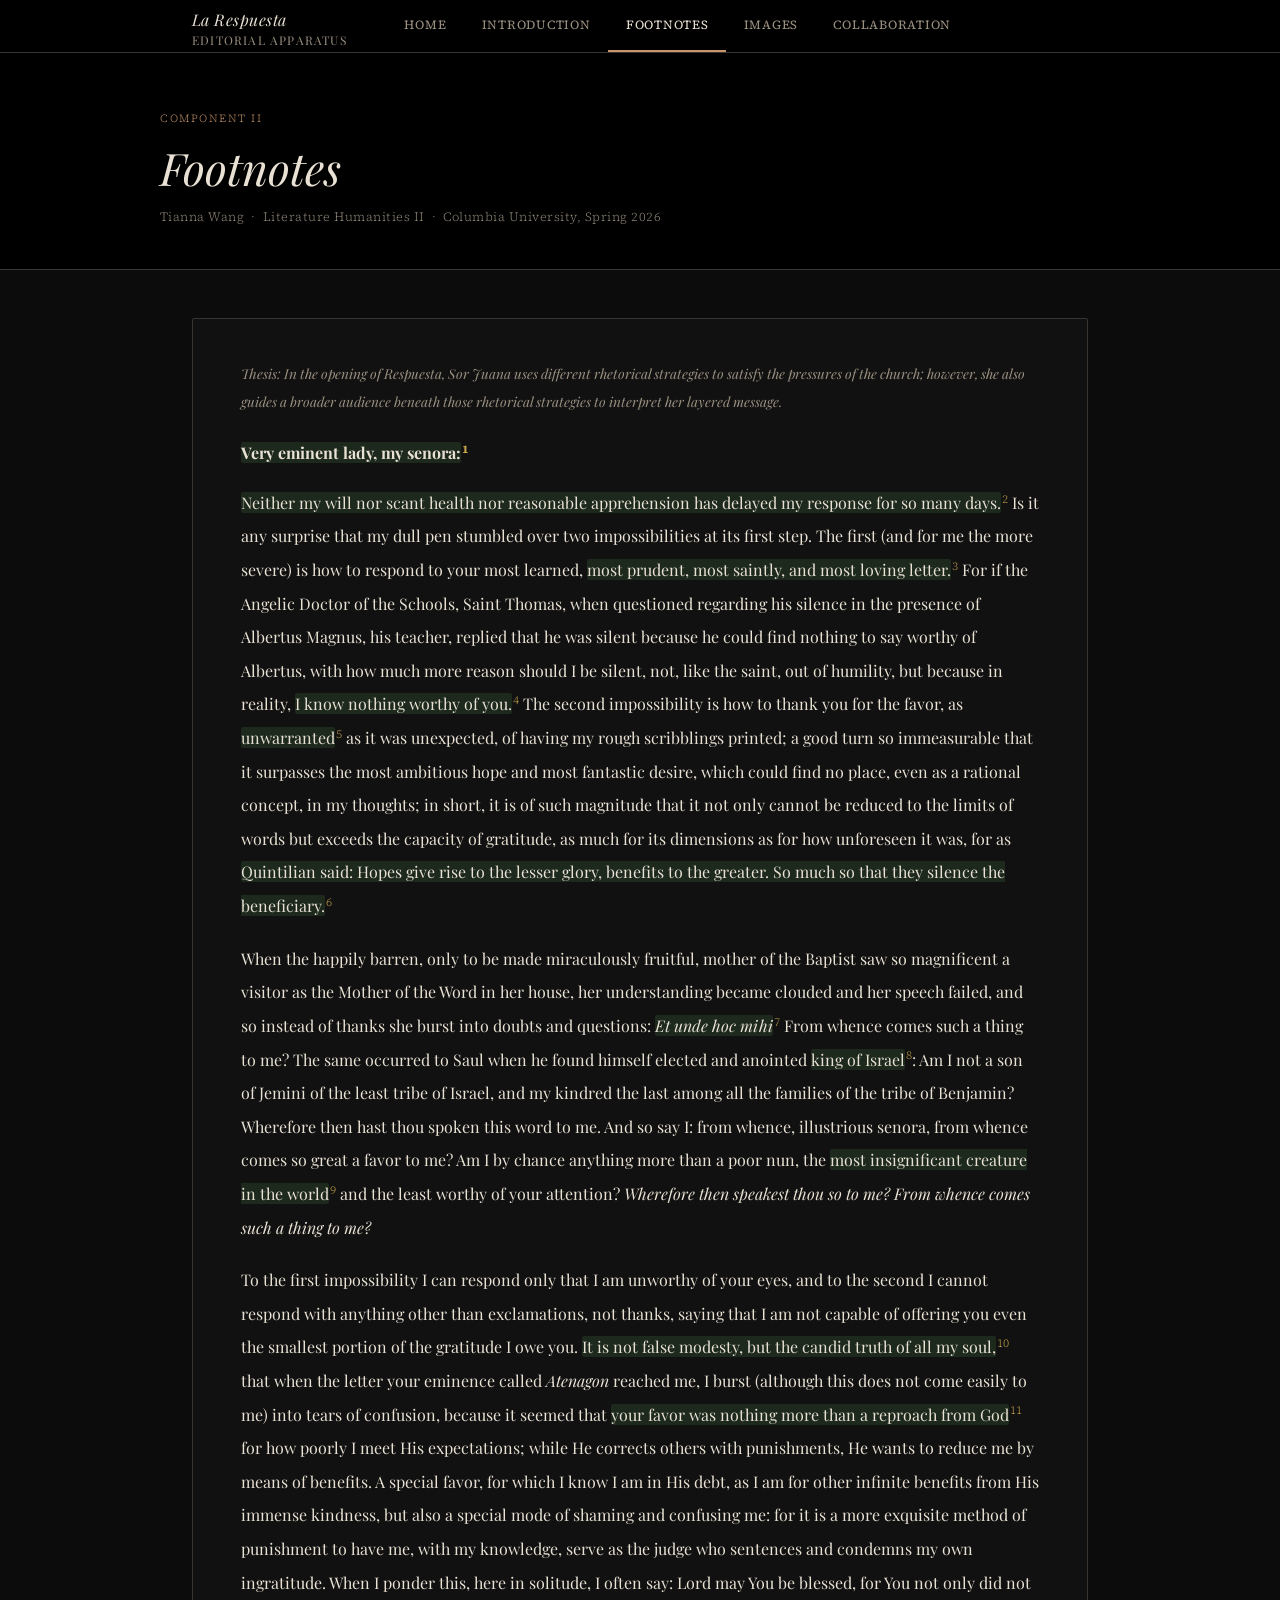
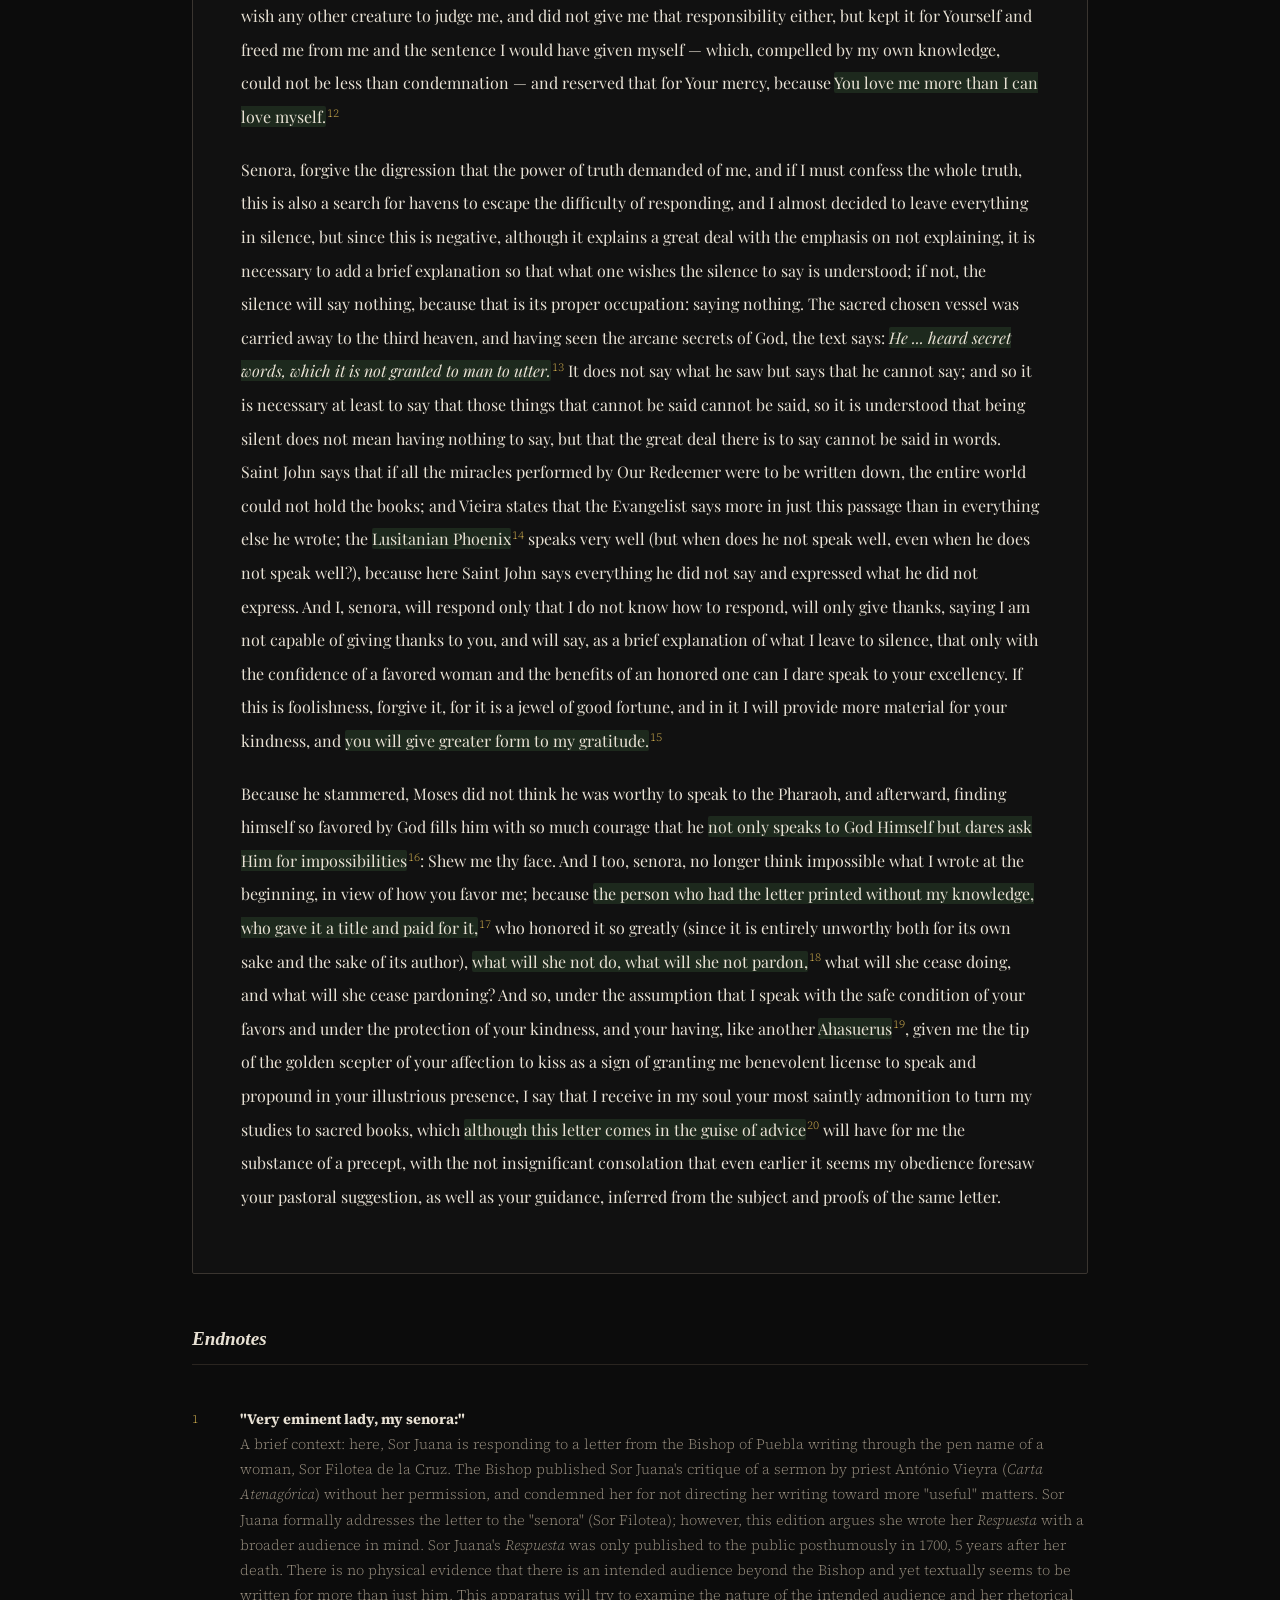
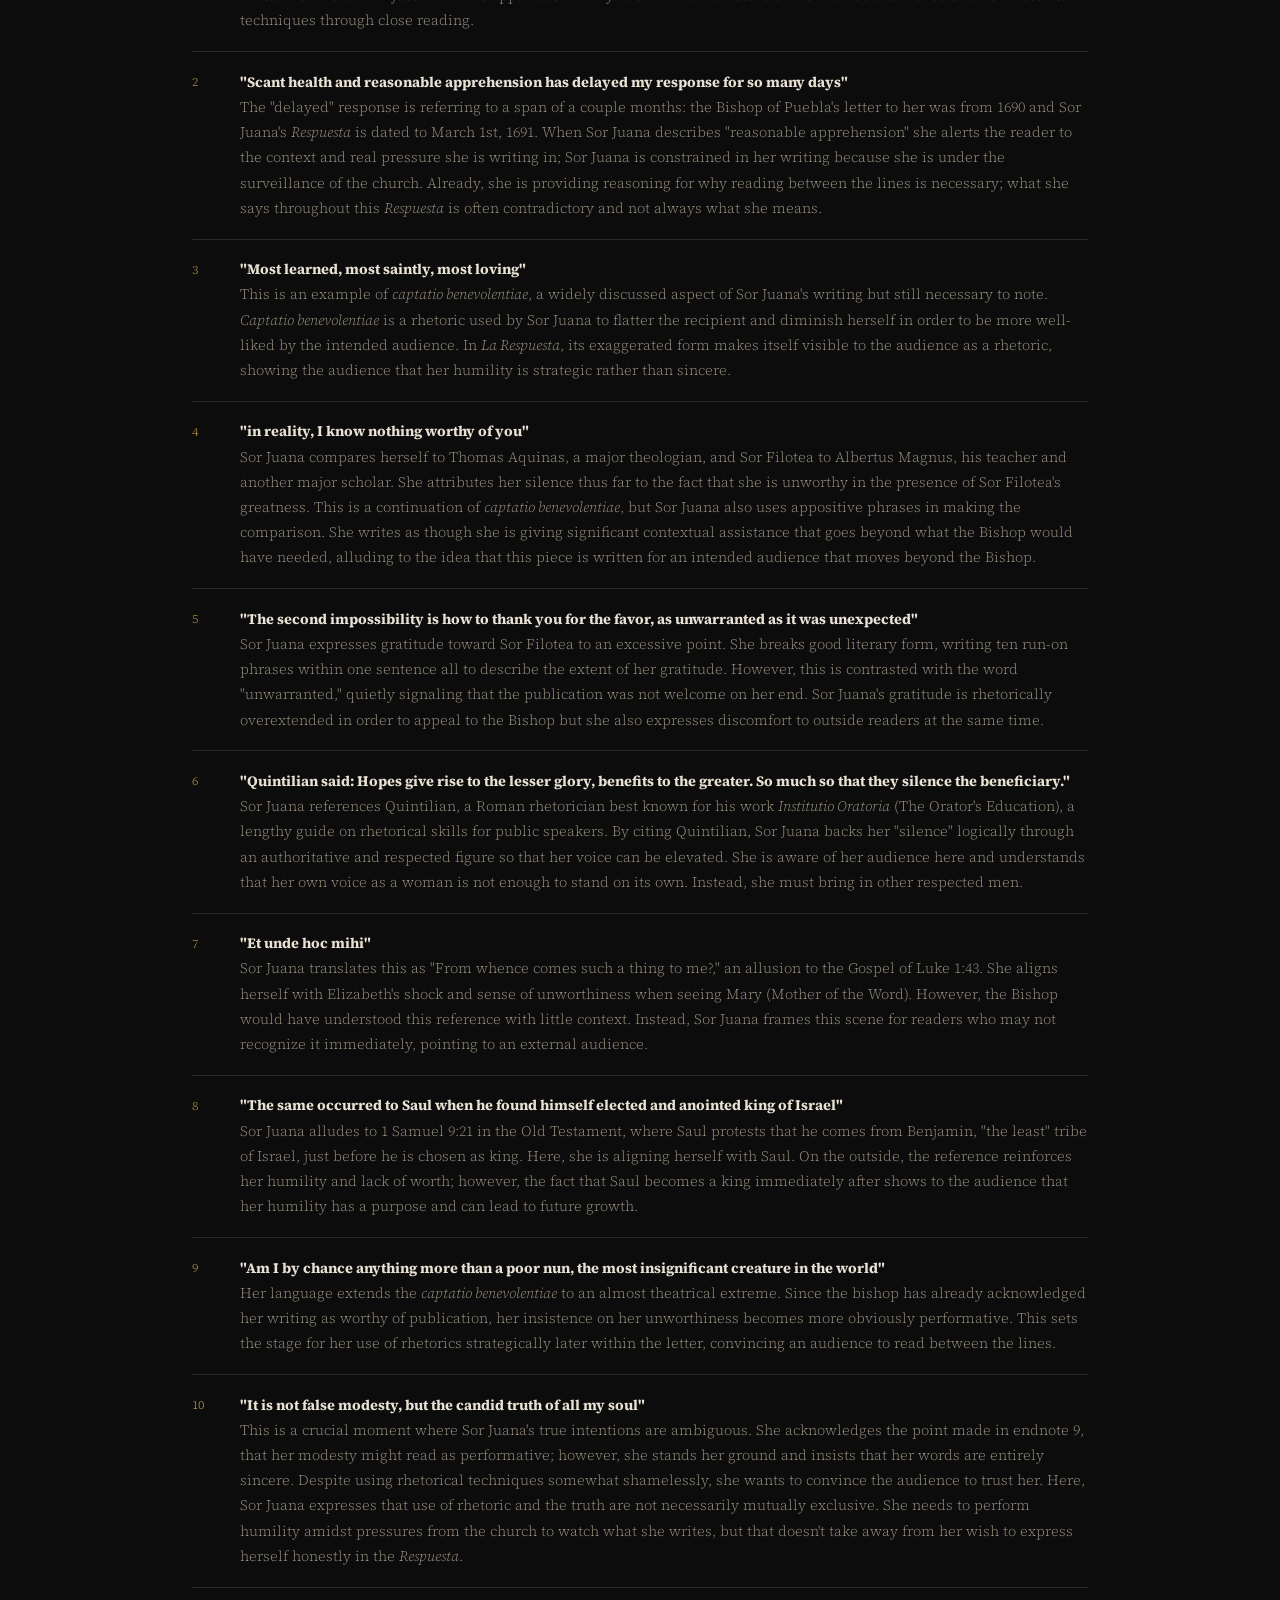
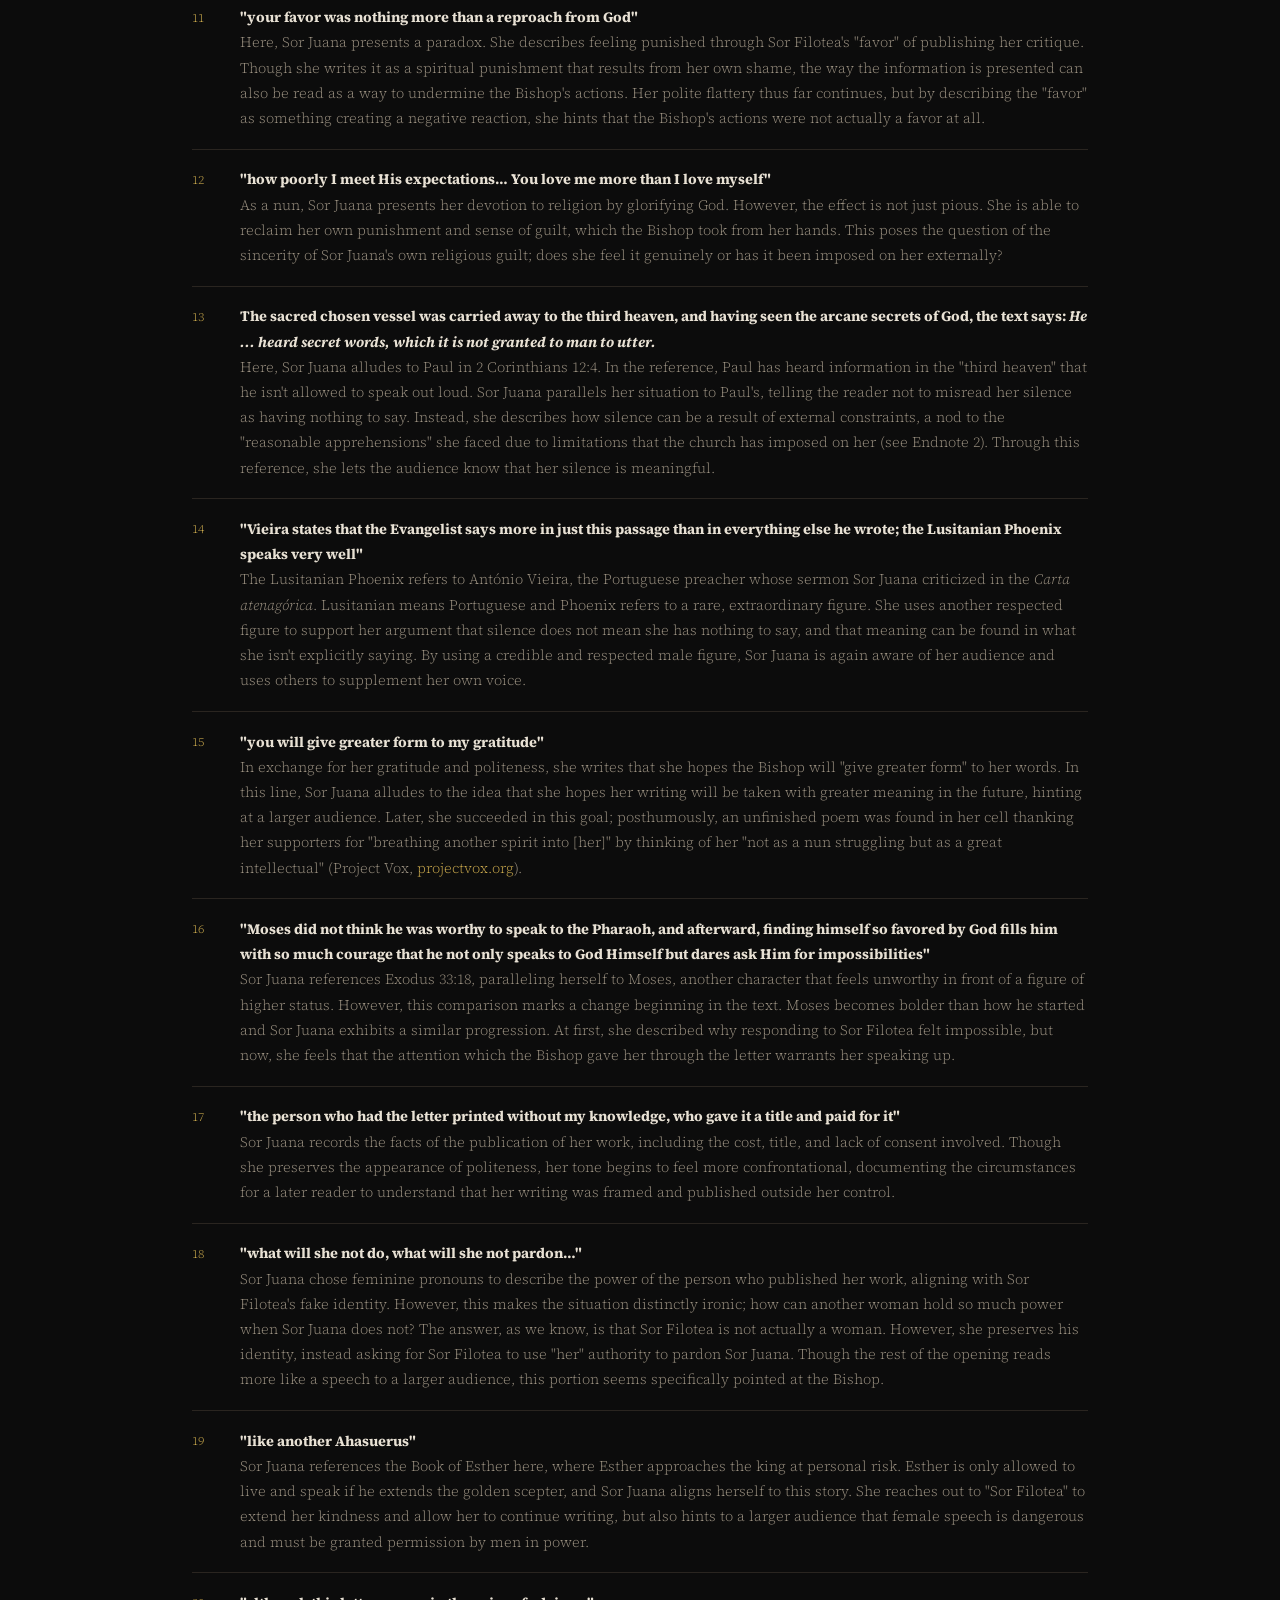
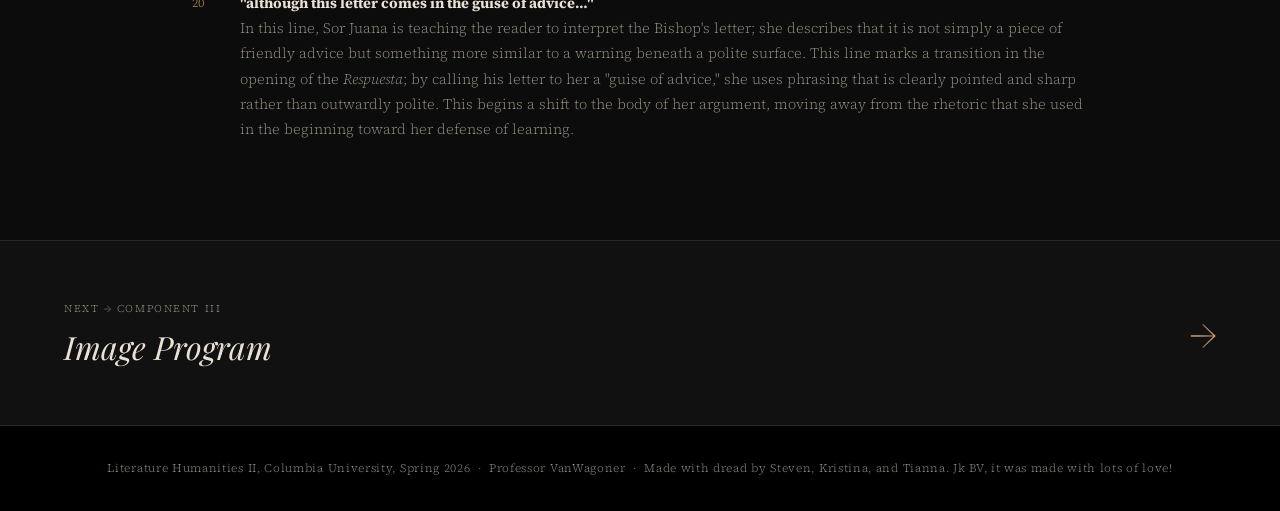
<file: text.html>
<!DOCTYPE html>
<html lang="en">
<head>
  <meta charset="UTF-8" />
  <meta name="viewport" content="width=device-width, initial-scale=1.0" />
  <title>Footnotes: La Respuesta</title>
  <link rel="stylesheet" href="css/style.css" />
  <style>
    .note-marker { position: relative; }
    .note-tooltip {
      display: none;
      position: absolute;
      bottom: 1.4em;
      left: 0;
      background: #1a1410;
      border: 1px solid #3a3530;
      color: #e8e1d4;
      font-family: 'Source Serif 4', Georgia, serif;
      font-size: 0.78rem;
      font-style: normal;
      line-height: 1.6;
      padding: 0.7rem 0.9rem;
      width: 420px;
      z-index: 100;
      pointer-events: none;
    }
    .note-marker:hover .note-tooltip { display: block; }
  </style>
</head>
<body>

  <header>
    <nav>
      <a href="index.html" class="nav-logo">
        La Respuesta
        <span>Editorial Apparatus</span>
      </a>
      <ul>
        <li><a href="index.html">Home</a></li>
        <li><a href="introduction.html">Introduction</a></li>
        <li><a href="text.html" class="active">Footnotes</a></li>
        <li><a href="images.html">Images</a></li>
        <li><a href="collaboration.html">Collaboration</a></li>
      </ul>
    </nav>
  </header>

  <main>

    <div class="page-header">
      <div class="page-header-inner">
        <p class="page-eyebrow">Component II</p>
        <h1>Footnotes</h1>
        <p class="byline">Tianna Wang &nbsp;&middot;&nbsp; Literature Humanities II &nbsp;&middot;&nbsp; Columbia University, Spring 2026</p>
      </div>
    </div>

    <div class="page-content">

      <div class="text-passage">

        <p style="font-style:italic;font-size:0.85rem;color:#9a9080;margin-bottom:1.5em;">
          Thesis: In the opening of <em>Respuesta</em>, Sor Juana uses different rhetorical strategies to satisfy the pressures of the church; however, she also guides a broader audience beneath those rhetorical strategies to interpret her layered message.
        </p>

        <p style="font-weight:bold;margin-bottom:1em;"><span style="background:rgba(100,180,100,0.15);border-radius:2px;">Very eminent lady, my senora:</span><sup class="note-marker">1<span class="note-tooltip">A brief context: here, Sor Juana is responding to a letter from the Bishop of Puebla writing through the pen name of a woman, Sor Filotea de la Cruz. The Bishop published Sor Juana's critique of a sermon by priest António Vieyra (Carta Atenagórica) without her permission, and condemned her for not directing her writing toward more "useful" matters. Sor Juana formally addresses the letter to the "senora" (Sor Filotea); however, this edition argues she wrote her Respuesta with a broader audience in mind. Sor Juana's Respuesta was only published to the public posthumously in 1700, 5 years after her death. There is no physical evidence that there is an intended audience beyond the Bishop and yet textually seems to be written for more than just him. This apparatus will try to examine the nature of the intended audience and her rhetorical techniques through close reading.</span></sup></p>

        <p><span style="background:rgba(100,180,100,0.15);border-radius:2px;">Neither my will nor scant health nor reasonable apprehension has delayed my response for so many days.</span><sup class="note-marker">2<span class="note-tooltip">The "delayed" response is referring to a span of a couple months: the Bishop of Puebla's letter to her was from 1690 and Sor Juana's Respuesta is dated to March 1st, 1691. When Sor Juana describes "reasonable apprehension" she alerts the reader to the context and real pressure she is writing in; Sor Juana is constrained in her writing because she is under the surveillance of the church. Already, she is providing reasoning for why reading between the lines is necessary; what she says throughout this Respuesta is often contradictory and not always what she means.</span></sup> Is it any surprise that my dull pen stumbled over two impossibilities at its first step. The first (and for me the more severe) is how to respond to your most learned, <span style="background:rgba(100,180,100,0.15);border-radius:2px;">most prudent, most saintly, and most loving letter.</span><sup class="note-marker">3<span class="note-tooltip">This is an example of captatio benevolentiae, a widely discussed aspect of Sor Juana's writing but still necessary to note. Captatio benevolentiae is a rhetoric used by Sor Juana to flatter the recipient and diminish herself in order to be more well-liked by the intended audience. In La Respuesta, its exaggerated form makes itself visible to the audience as a rhetoric, showing the audience that her humility is strategic rather than sincere.</span></sup> For if the Angelic Doctor of the Schools, Saint Thomas, when questioned regarding his silence in the presence of Albertus Magnus, his teacher, replied that he was silent because he could find nothing to say worthy of Albertus, with how much more reason should I be silent, not, like the saint, out of humility, but because in reality, <span style="background:rgba(100,180,100,0.15);border-radius:2px;">I know nothing worthy of you.</span><sup class="note-marker">4<span class="note-tooltip">Sor Juana compares herself to Thomas Aquinas, a major theologian, and Sor Filotea to Albertus Magnus, his teacher and another major scholar. She attributes her silence thus far to the fact that she is unworthy in the presence of Sor Filotea's greatness. This is a continuation of captatio benevolentiae, but Sor Juana also uses appositive phrases in making the comparison. She writes as though she is giving significant contextual assistance that goes beyond what the Bishop would have needed, alluding to the idea that this piece is written for an intended audience that moves beyond the Bishop.</span></sup> The second impossibility is how to thank you for the favor, as <span style="background:rgba(100,180,100,0.15);border-radius:2px;">unwarranted</span><sup class="note-marker">5<span class="note-tooltip">Sor Juana expresses gratitude toward Sor Filotea to an excessive point. She breaks good literary form, writing ten run-on phrases within one sentence all to describe the extent of her gratitude. However, this is contrasted with the word "unwarranted," quietly signaling that the publication was not welcome on her end. Sor Juana's gratitude is rhetorically overextended in order to appeal to the Bishop but she also expresses discomfort to outside readers at the same time.</span></sup> as it was unexpected, of having my rough scribblings printed; a good turn so immeasurable that it surpasses the most ambitious hope and most fantastic desire, which could find no place, even as a rational concept, in my thoughts; in short, it is of such magnitude that it not only cannot be reduced to the limits of words but exceeds the capacity of gratitude, as much for its dimensions as for how unforeseen it was, for as <span style="background:rgba(100,180,100,0.15);border-radius:2px;">Quintilian said: Hopes give rise to the lesser glory, benefits to the greater. So much so that they silence the beneficiary.</span><sup class="note-marker">6<span class="note-tooltip">Sor Juana references Quintilian, a Roman rhetorician best known for his work Institutio Oratoria (The Orator's Education), a lengthy guide on rhetorical skills for public speakers. By citing Quintilian, Sor Juana backs her "silence" logically through an authoritative and respected figure so that her voice can be elevated. She is aware of her audience here and understands that her own voice as a woman is not enough to stand on its own. Instead, she must bring in other respected men.</span></sup></p>

        <p>When the happily barren, only to be made miraculously fruitful, mother of the Baptist saw so magnificent a visitor as the Mother of the Word in her house, her understanding became clouded and her speech failed, and so instead of thanks she burst into doubts and questions: <em><span style="background:rgba(100,180,100,0.15);border-radius:2px;">Et unde hoc mihi</span></em><sup class="note-marker">7<span class="note-tooltip">Sor Juana translates this as "From whence comes such a thing to me?," an allusion to the Gospel of Luke 1:43. She aligns herself with Elizabeth's shock and sense of unworthiness when seeing Mary (Mother of the Word). However, the Bishop would have understood this reference with little context. Instead, Sor Juana frames this scene for readers who may not recognize it immediately, pointing to an external audience.</span></sup> From whence comes such a thing to me? The same occurred to Saul when he found himself elected and anointed <span style="background:rgba(100,180,100,0.15);border-radius:2px;">king of Israel</span><sup class="note-marker">8<span class="note-tooltip">Sor Juana alludes to 1 Samuel 9:21 in the Old Testament, where Saul protests that he comes from Benjamin, "the least" tribe of Israel, just before he is chosen as king. Here, she is aligning herself with Saul. On the outside, the reference reinforces her humility and lack of worth; however, the fact that Saul becomes a king immediately after shows to the audience that her humility has a purpose and can lead to future growth.</span></sup>: Am I not a son of Jemini of the least tribe of Israel, and my kindred the last among all the families of the tribe of Benjamin? Wherefore then hast thou spoken this word to me. And so say I: from whence, illustrious senora, from whence comes so great a favor to me? Am I by chance anything more than a poor nun, the <span style="background:rgba(100,180,100,0.15);border-radius:2px;">most insignificant creature in the world</span><sup class="note-marker">9<span class="note-tooltip">Her language extends the captatio benevolentiae to an almost theatrical extreme. Since the bishop has already acknowledged her writing as worthy of publication, her insistence on her unworthiness becomes more obviously performative. This sets the stage for her use of rhetorics strategically later within the letter, convincing an audience to read between the lines.</span></sup> and the least worthy of your attention? <em>Wherefore then speakest thou so to me? From whence comes such a thing to me?</em></p>

        <p>To the first impossibility I can respond only that I am unworthy of your eyes, and to the second I cannot respond with anything other than exclamations, not thanks, saying that I am not capable of offering you even the smallest portion of the gratitude I owe you. <span style="background:rgba(100,180,100,0.15);border-radius:2px;">It is not false modesty, but the candid truth of all my soul,</span><sup class="note-marker">10<span class="note-tooltip">This is a crucial moment where Sor Juana's true intentions are ambiguous. She acknowledges the point made in endnote 9, that her modesty might read as performative; however, she stands her ground and insists that her words are entirely sincere. Despite using rhetorical techniques somewhat shamelessly, she wants to convince the audience to trust her. Here, Sor Juana expresses that use of rhetoric and the truth are not necessarily mutually exclusive. She needs to perform humility amidst pressures from the church to watch what she writes, but that doesn't take away from her wish to express herself honestly in the Respuesta.</span></sup> that when the letter your eminence called <em>Atenagon</em> reached me, I burst (although this does not come easily to me) into tears of confusion, because it seemed that <span style="background:rgba(100,180,100,0.15);border-radius:2px;">your favor was nothing more than a reproach from God</span><sup class="note-marker">11<span class="note-tooltip">Here, Sor Juana presents a paradox. She describes feeling punished through Sor Filotea's "favor" of publishing her critique. Though she writes it as a spiritual punishment that results from her own shame, the way the information is presented can also be read as a way to undermine the Bishop's actions. Her polite flattery thus far continues, but by describing the "favor" as something creating a negative reaction, she hints that the Bishop's actions were not actually a favor at all.</span></sup> for how poorly I meet His expectations; while He corrects others with punishments, He wants to reduce me by means of benefits. A special favor, for which I know I am in His debt, as I am for other infinite benefits from His immense kindness, but also a special mode of shaming and confusing me: for it is a more exquisite method of punishment to have me, with my knowledge, serve as the judge who sentences and condemns my own ingratitude. When I ponder this, here in solitude, I often say: Lord may You be blessed, for You not only did not wish any other creature to judge me, and did not give me that responsibility either, but kept it for Yourself and freed me from me and the sentence I would have given myself — which, compelled by my own knowledge, could not be less than condemnation — and reserved that for Your mercy, because <span style="background:rgba(100,180,100,0.15);border-radius:2px;">You love me more than I can love myself.</span><sup class="note-marker">12<span class="note-tooltip">As a nun, Sor Juana presents her devotion to religion by glorifying God. However, the effect is not just pious. She is able to reclaim her own punishment and sense of guilt, which the Bishop took from her hands. This poses the question of the sincerity of Sor Juana's own religious guilt; does she feel it genuinely or has it been imposed on her externally?</span></sup></p>

        <p>Senora, forgive the digression that the power of truth demanded of me, and if I must confess the whole truth, this is also a search for havens to escape the difficulty of responding, and I almost decided to leave everything in silence, but since this is negative, although it explains a great deal with the emphasis on not explaining, it is necessary to add a brief explanation so that what one wishes the silence to say is understood; if not, the silence will say nothing, because that is its proper occupation: saying nothing. The sacred chosen vessel was carried away to the third heaven, and having seen the arcane secrets of God, the text says: <span style="background:rgba(100,180,100,0.15);border-radius:2px;font-style:italic;">He ... heard secret words, which it is not granted to man to utter.</span><sup class="note-marker">13<span class="note-tooltip">Here, Sor Juana alludes to Paul in 2 Corinthians 12:4. In the reference, Paul has heard information in the "third heaven" that he isn't allowed to speak out loud. Sor Juana parallels her situation to Paul's, telling the reader not to misread her silence as having nothing to say. Instead, she describes how silence can be a result of external constraints, a nod to the "reasonable apprehensions" she faced due to limitations that the church has imposed on her (see Endnote 2). Through this reference, she lets the audience know that her silence is meaningful.</span></sup> It does not say what he saw but says that he cannot say; and so it is necessary at least to say that those things that cannot be said cannot be said, so it is understood that being silent does not mean having nothing to say, but that the great deal there is to say cannot be said in words. Saint John says that if all the miracles performed by Our Redeemer were to be written down, the entire world could not hold the books; and Vieira states that the Evangelist says more in just this passage than in everything else he wrote; the <span style="background:rgba(100,180,100,0.15);border-radius:2px;">Lusitanian Phoenix</span><sup class="note-marker">14<span class="note-tooltip">The Lusitanian Phoenix refers to António Vieira, the Portuguese preacher whose sermon Sor Juana criticized in the Carta atenagórica. Lusitanian means Portuguese and Phoenix refers to a rare, extraordinary figure. She uses another respected figure to support her argument that silence does not mean she has nothing to say, and that meaning can be found in what she isn't explicitly saying. By using a credible and respected male figure, Sor Juana is again aware of her audience and uses others to supplement her own voice.</span></sup> speaks very well (but when does he not speak well, even when he does not speak well?), because here Saint John says everything he did not say and expressed what he did not express. And I, senora, will respond only that I do not know how to respond, will only give thanks, saying I am not capable of giving thanks to you, and will say, as a brief explanation of what I leave to silence, that only with the confidence of a favored woman and the benefits of an honored one can I dare speak to your excellency. If this is foolishness, forgive it, for it is a jewel of good fortune, and in it I will provide more material for your kindness, and <span style="background:rgba(100,180,100,0.15);border-radius:2px;">you will give greater form to my gratitude.</span><sup class="note-marker">15<span class="note-tooltip">In exchange for her gratitude and politeness, she writes that she hopes the Bishop will "give greater form" to her words. In this line, Sor Juana alludes to the idea that she hopes her writing will be taken with greater meaning in the future, hinting at a larger audience. Later, she succeeded in this goal; posthumously, an unfinished poem was found in her cell thanking her supporters for "breathing another spirit into [her]" by thinking of her "not as a nun struggling but as a great intellectual" (Project Vox). https://projectvox.org/sor-juana-1648-1695/</span></sup></p>

        <p>Because he stammered, Moses did not think he was worthy to speak to the Pharaoh, and afterward, finding himself so favored by God fills him with so much courage that he <span style="background:rgba(100,180,100,0.15);border-radius:2px;">not only speaks to God Himself but dares ask Him for impossibilities</span><sup class="note-marker">16<span class="note-tooltip">Sor Juana references Exodus 33:18, paralleling herself to Moses, another character that feels unworthy in front of a figure of higher status. However, this comparison marks a change beginning in the text. Moses becomes bolder than how he started and Sor Juana exhibits a similar progression. At first, she described why responding to Sor Filotea felt impossible, but now, she feels that the attention which the Bishop gave her through the letter warrants her speaking up.</span></sup>: Shew me thy face. And I too, senora, no longer think impossible what I wrote at the beginning, in view of how you favor me; because <span style="background:rgba(100,180,100,0.15);border-radius:2px;">the person who had the letter printed without my knowledge, who gave it a title and paid for it,</span><sup class="note-marker">17<span class="note-tooltip">Sor Juana records the facts of the publication of her work, including the cost, title, and lack of consent involved. Though she preserves the appearance of politeness, her tone begins to feel more confrontational, documenting the circumstances for a later reader to understand that her writing was framed and published outside her control.</span></sup> who honored it so greatly (since it is entirely unworthy both for its own sake and the sake of its author), <span style="background:rgba(100,180,100,0.15);border-radius:2px;">what will she not do, what will she not pardon,</span><sup class="note-marker">18<span class="note-tooltip">Sor Juana chose feminine pronouns to describe the power of the person who published her work, aligning with Sor Filotea's fake identity. However, this makes the situation distinctly ironic; how can another woman hold so much power when Sor Juana does not? The answer, as we know, is that Sor Filotea is not actually a woman. However, she preserves his identity, instead asking for Sor Filotea to use "her" authority to pardon Sor Juana. Though the rest of the opening reads more like a speech to a larger audience, this portion seems specifically pointed at the Bishop.</span></sup> what will she cease doing, and what will she cease pardoning? And so, under the assumption that I speak with the safe condition of your favors and under the protection of your kindness, and your having, like another <span style="background:rgba(100,180,100,0.15);border-radius:2px;">Ahasuerus</span><sup class="note-marker">19<span class="note-tooltip">Sor Juana references the Book of Esther here, where Esther approaches the king at personal risk. Esther is only allowed to live and speak if he extends the golden scepter, and Sor Juana aligns herself to this story. She reaches out to "Sor Filotea" to extend her kindness and allow her to continue writing, but also hints to a larger audience that female speech is dangerous and must be granted permission by men in power.</span></sup>, given me the tip of the golden scepter of your affection to kiss as a sign of granting me benevolent license to speak and propound in your illustrious presence, I say that I receive in my soul your most saintly admonition to turn my studies to sacred books, which <span style="background:rgba(100,180,100,0.15);border-radius:2px;">although this letter comes in the guise of advice</span><sup class="note-marker">20<span class="note-tooltip">In this line, Sor Juana is teaching the reader to interpret the Bishop's letter; she describes that it is not simply a piece of friendly advice but something more similar to a warning beneath a polite surface. This line marks a transition in the opening of the Respuesta; by calling his letter to her a "guise of advice," she uses phrasing that is clearly pointed and sharp rather than outwardly polite. This begins a shift to the body of her argument, moving away from the rhetoric that she used in the beginning toward her defense of learning.</span></sup> will have for me the substance of a precept, with the not insignificant consolation that even earlier it seems my obedience foresaw your pastoral suggestion, as well as your guidance, inferred from the subject and proofs of the same letter.</p>

      </div>

      <h2 style="font-family:'IM Fell English',serif;font-style:italic;font-size:1.2rem;color:#e8e1d4;margin-bottom:1.5rem;padding-bottom:0.5rem;border-bottom:1px solid #2a2520;margin-top:3rem;">Endnotes</h2>

      <ol class="notes-list">

        <li>
          <div class="note-num">1</div>
          <div>
            <strong style="color:#e8e1d4;">"Very eminent lady, my senora:"</strong><br>
            A brief context: here, Sor Juana is responding to a letter from the Bishop of Puebla writing through the pen name of a woman, Sor Filotea de la Cruz. The Bishop published Sor Juana's critique of a sermon by priest António Vieyra (<em>Carta Atenagórica</em>) without her permission, and condemned her for not directing her writing toward more "useful" matters. Sor Juana formally addresses the letter to the "senora" (Sor Filotea); however, this edition argues she wrote her <em>Respuesta</em> with a broader audience in mind. Sor Juana's <em>Respuesta</em> was only published to the public posthumously in 1700, 5 years after her death. There is no physical evidence that there is an intended audience beyond the Bishop and yet textually seems to be written for more than just him. This apparatus will try to examine the nature of the intended audience and her rhetorical techniques through close reading.
          </div>
        </li>

        <li>
          <div class="note-num">2</div>
          <div>
            <strong style="color:#e8e1d4;">"Scant health and reasonable apprehension has delayed my response for so many days"</strong><br>
            The "delayed" response is referring to a span of a couple months: the Bishop of Puebla's letter to her was from 1690 and Sor Juana's <em>Respuesta</em> is dated to March 1st, 1691. When Sor Juana describes "reasonable apprehension" she alerts the reader to the context and real pressure she is writing in; Sor Juana is constrained in her writing because she is under the surveillance of the church. Already, she is providing reasoning for why reading between the lines is necessary; what she says throughout this <em>Respuesta</em> is often contradictory and not always what she means.
          </div>
        </li>

        <li>
          <div class="note-num">3</div>
          <div>
            <strong style="color:#e8e1d4;">"Most learned, most saintly, most loving"</strong><br>
            This is an example of <em>captatio benevolentiae</em>, a widely discussed aspect of Sor Juana's writing but still necessary to note. <em>Captatio benevolentiae</em> is a rhetoric used by Sor Juana to flatter the recipient and diminish herself in order to be more well-liked by the intended audience. In <em>La Respuesta</em>, its exaggerated form makes itself visible to the audience as a rhetoric, showing the audience that her humility is strategic rather than sincere.
          </div>
        </li>

        <li>
          <div class="note-num">4</div>
          <div>
            <strong style="color:#e8e1d4;">"in reality, I know nothing worthy of you"</strong><br>
            Sor Juana compares herself to Thomas Aquinas, a major theologian, and Sor Filotea to Albertus Magnus, his teacher and another major scholar. She attributes her silence thus far to the fact that she is unworthy in the presence of Sor Filotea's greatness. This is a continuation of <em>captatio benevolentiae</em>, but Sor Juana also uses appositive phrases in making the comparison. She writes as though she is giving significant contextual assistance that goes beyond what the Bishop would have needed, alluding to the idea that this piece is written for an intended audience that moves beyond the Bishop.
          </div>
        </li>

        <li>
          <div class="note-num">5</div>
          <div>
            <strong style="color:#e8e1d4;">"The second impossibility is how to thank you for the favor, as unwarranted as it was unexpected"</strong><br>
            Sor Juana expresses gratitude toward Sor Filotea to an excessive point. She breaks good literary form, writing ten run-on phrases within one sentence all to describe the extent of her gratitude. However, this is contrasted with the word "unwarranted," quietly signaling that the publication was not welcome on her end. Sor Juana's gratitude is rhetorically overextended in order to appeal to the Bishop but she also expresses discomfort to outside readers at the same time.
          </div>
        </li>

        <li>
          <div class="note-num">6</div>
          <div>
            <strong style="color:#e8e1d4;">"Quintilian said: Hopes give rise to the lesser glory, benefits to the greater. So much so that they silence the beneficiary."</strong><br>
            Sor Juana references Quintilian, a Roman rhetorician best known for his work <em>Institutio Oratoria</em> (The Orator's Education), a lengthy guide on rhetorical skills for public speakers. By citing Quintilian, Sor Juana backs her "silence" logically through an authoritative and respected figure so that her voice can be elevated. She is aware of her audience here and understands that her own voice as a woman is not enough to stand on its own. Instead, she must bring in other respected men.
          </div>
        </li>

        <li>
          <div class="note-num">7</div>
          <div>
            <strong style="color:#e8e1d4;">"Et unde hoc mihi"</strong><br>
            Sor Juana translates this as "From whence comes such a thing to me?," an allusion to the Gospel of Luke 1:43. She aligns herself with Elizabeth's shock and sense of unworthiness when seeing Mary (Mother of the Word). However, the Bishop would have understood this reference with little context. Instead, Sor Juana frames this scene for readers who may not recognize it immediately, pointing to an external audience.
          </div>
        </li>

        <li>
          <div class="note-num">8</div>
          <div>
            <strong style="color:#e8e1d4;">"The same occurred to Saul when he found himself elected and anointed king of Israel"</strong><br>
            Sor Juana alludes to 1 Samuel 9:21 in the Old Testament, where Saul protests that he comes from Benjamin, "the least" tribe of Israel, just before he is chosen as king. Here, she is aligning herself with Saul. On the outside, the reference reinforces her humility and lack of worth; however, the fact that Saul becomes a king immediately after shows to the audience that her humility has a purpose and can lead to future growth.
          </div>
        </li>

        <li>
          <div class="note-num">9</div>
          <div>
            <strong style="color:#e8e1d4;">"Am I by chance anything more than a poor nun, the most insignificant creature in the world"</strong><br>
            Her language extends the <em>captatio benevolentiae</em> to an almost theatrical extreme. Since the bishop has already acknowledged her writing as worthy of publication, her insistence on her unworthiness becomes more obviously performative. This sets the stage for her use of rhetorics strategically later within the letter, convincing an audience to read between the lines.
          </div>
        </li>

        <li>
          <div class="note-num">10</div>
          <div>
            <strong style="color:#e8e1d4;">"It is not false modesty, but the candid truth of all my soul"</strong><br>
            This is a crucial moment where Sor Juana's true intentions are ambiguous. She acknowledges the point made in endnote 9, that her modesty might read as performative; however, she stands her ground and insists that her words are entirely sincere. Despite using rhetorical techniques somewhat shamelessly, she wants to convince the audience to trust her. Here, Sor Juana expresses that use of rhetoric and the truth are not necessarily mutually exclusive. She needs to perform humility amidst pressures from the church to watch what she writes, but that doesn't take away from her wish to express herself honestly in the <em>Respuesta</em>.
          </div>
        </li>

        <li>
          <div class="note-num">11</div>
          <div>
            <strong style="color:#e8e1d4;">"your favor was nothing more than a reproach from God"</strong><br>
            Here, Sor Juana presents a paradox. She describes feeling punished through Sor Filotea's "favor" of publishing her critique. Though she writes it as a spiritual punishment that results from her own shame, the way the information is presented can also be read as a way to undermine the Bishop's actions. Her polite flattery thus far continues, but by describing the "favor" as something creating a negative reaction, she hints that the Bishop's actions were not actually a favor at all.
          </div>
        </li>

        <li>
          <div class="note-num">12</div>
          <div>
            <strong style="color:#e8e1d4;">"how poorly I meet His expectations… You love me more than I love myself"</strong><br>
            As a nun, Sor Juana presents her devotion to religion by glorifying God. However, the effect is not just pious. She is able to reclaim her own punishment and sense of guilt, which the Bishop took from her hands. This poses the question of the sincerity of Sor Juana's own religious guilt; does she feel it genuinely or has it been imposed on her externally?
          </div>
        </li>

        <li>
          <div class="note-num">13</div>
          <div>
            <strong style="color:#e8e1d4;">The sacred chosen vessel was carried away to the third heaven, and having seen the arcane secrets of God, the text says: <em>He ... heard secret words, which it is not granted to man to utter.</em></strong><br>
            Here, Sor Juana alludes to Paul in 2 Corinthians 12:4. In the reference, Paul has heard information in the "third heaven" that he isn't allowed to speak out loud. Sor Juana parallels her situation to Paul's, telling the reader not to misread her silence as having nothing to say. Instead, she describes how silence can be a result of external constraints, a nod to the "reasonable apprehensions" she faced due to limitations that the church has imposed on her (see Endnote 2). Through this reference, she lets the audience know that her silence is meaningful.
          </div>
        </li>

        <li>
          <div class="note-num">14</div>
          <div>
            <strong style="color:#e8e1d4;">"Vieira states that the Evangelist says more in just this passage than in everything else he wrote; the Lusitanian Phoenix speaks very well"</strong><br>
            The Lusitanian Phoenix refers to António Vieira, the Portuguese preacher whose sermon Sor Juana criticized in the <em>Carta atenagórica</em>. Lusitanian means Portuguese and Phoenix refers to a rare, extraordinary figure. She uses another respected figure to support her argument that silence does not mean she has nothing to say, and that meaning can be found in what she isn't explicitly saying. By using a credible and respected male figure, Sor Juana is again aware of her audience and uses others to supplement her own voice.
          </div>
        </li>

        <li>
          <div class="note-num">15</div>
          <div>
            <strong style="color:#e8e1d4;">"you will give greater form to my gratitude"</strong><br>
            In exchange for her gratitude and politeness, she writes that she hopes the Bishop will "give greater form" to her words. In this line, Sor Juana alludes to the idea that she hopes her writing will be taken with greater meaning in the future, hinting at a larger audience. Later, she succeeded in this goal; posthumously, an unfinished poem was found in her cell thanking her supporters for "breathing another spirit into [her]" by thinking of her "not as a nun struggling but as a great intellectual" (Project Vox, <a href="https://projectvox.org/sor-juana-1648-1695/" style="color:var(--gold);">projectvox.org</a>).
          </div>
        </li>

        <li>
          <div class="note-num">16</div>
          <div>
            <strong style="color:#e8e1d4;">"Moses did not think he was worthy to speak to the Pharaoh, and afterward, finding himself so favored by God fills him with so much courage that he not only speaks to God Himself but dares ask Him for impossibilities"</strong><br>
            Sor Juana references Exodus 33:18, paralleling herself to Moses, another character that feels unworthy in front of a figure of higher status. However, this comparison marks a change beginning in the text. Moses becomes bolder than how he started and Sor Juana exhibits a similar progression. At first, she described why responding to Sor Filotea felt impossible, but now, she feels that the attention which the Bishop gave her through the letter warrants her speaking up.
          </div>
        </li>

        <li>
          <div class="note-num">17</div>
          <div>
            <strong style="color:#e8e1d4;">"the person who had the letter printed without my knowledge, who gave it a title and paid for it"</strong><br>
            Sor Juana records the facts of the publication of her work, including the cost, title, and lack of consent involved. Though she preserves the appearance of politeness, her tone begins to feel more confrontational, documenting the circumstances for a later reader to understand that her writing was framed and published outside her control.
          </div>
        </li>

        <li>
          <div class="note-num">18</div>
          <div>
            <strong style="color:#e8e1d4;">"what will she not do, what will she not pardon…"</strong><br>
            Sor Juana chose feminine pronouns to describe the power of the person who published her work, aligning with Sor Filotea's fake identity. However, this makes the situation distinctly ironic; how can another woman hold so much power when Sor Juana does not? The answer, as we know, is that Sor Filotea is not actually a woman. However, she preserves his identity, instead asking for Sor Filotea to use "her" authority to pardon Sor Juana. Though the rest of the opening reads more like a speech to a larger audience, this portion seems specifically pointed at the Bishop.
          </div>
        </li>

        <li>
          <div class="note-num">19</div>
          <div>
            <strong style="color:#e8e1d4;">"like another Ahasuerus"</strong><br>
            Sor Juana references the Book of Esther here, where Esther approaches the king at personal risk. Esther is only allowed to live and speak if he extends the golden scepter, and Sor Juana aligns herself to this story. She reaches out to "Sor Filotea" to extend her kindness and allow her to continue writing, but also hints to a larger audience that female speech is dangerous and must be granted permission by men in power.
          </div>
        </li>

        <li>
          <div class="note-num">20</div>
          <div>
            <strong style="color:#e8e1d4;">"although this letter comes in the guise of advice…"</strong><br>
            In this line, Sor Juana is teaching the reader to interpret the Bishop's letter; she describes that it is not simply a piece of friendly advice but something more similar to a warning beneath a polite surface. This line marks a transition in the opening of the <em>Respuesta</em>; by calling his letter to her a "guise of advice," she uses phrasing that is clearly pointed and sharp rather than outwardly polite. This begins a shift to the body of her argument, moving away from the rhetoric that she used in the beginning toward her defense of learning.
          </div>
        </li>

      </ol>

    </div>

  </main>

  <a href="images.html" class="page-next">
    <div>
      <div class="page-next-label">Next &rarr; Component III</div>
      <div class="page-next-title">Image Program</div>
    </div>
    <div class="page-next-arrow">&#8594;</div>
  </a>

  <footer>
    <p>
      Literature Humanities II, Columbia University, Spring 2026 &nbsp;&middot;&nbsp; Professor VanWagoner &nbsp;&middot;&nbsp; Made with dread by Steven, Kristina, and Tianna. Jk BV, it was made with lots of love!
    </p>
  </footer>

  <script src="js/main.js"></script>
</body>
</html>
</file>
<file: css/style.css>
/* ===== Fonts ===== */
@import url('https://fonts.googleapis.com/css2?family=IM+Fell+English:ital@0;1&family=Playfair+Display:ital,wght@0,400;0,700;1,400&family=Source+Serif+4:ital,wght@0,300;0,400;1,300;1,400&display=swap');

/* ===== Reset ===== */
*, *::before, *::after {
  box-sizing: border-box;
  margin: 0;
  padding: 0;
}

:root {
  --bg:          #0c0c0c;
  --bg-section:  #111111;
  --text:        #e8e1d4;
  --text-muted:  #9a9080;
  --accent:      #c8956a;
  --accent-dim:  #7a4f2e;
  --border:      #2a2520;
  --border-mid:  #3a3530;
  --gold:        #c9a84c;
  --max-width:   960px;
  --font-serif:  'IM Fell English', 'Playfair Display', Georgia, serif;
  --font-body:   'Source Serif 4', Georgia, serif;
}

html { font-size: 16px; scroll-behavior: smooth; }

body {
  background: var(--bg);
  color: var(--text);
  font-family: var(--font-body);
  font-weight: 300;
  line-height: 1.8;
  display: flex;
  flex-direction: column;
  min-height: 100vh;
}

main { flex: 1; }

a { color: inherit; text-decoration: none; }

/* ===== Navigation ===== */
header {
  background: #000;
  border-bottom: 1px solid var(--border-mid);
  position: sticky;
  top: 0;
  z-index: 200;
}

nav {
  max-width: var(--max-width);
  margin: 0 auto;
  padding: 0 2rem;
  display: flex;
  align-items: center;
  height: 52px;
  gap: 0;
}

.nav-logo {
  font-family: var(--font-serif);
  font-size: 1rem;
  color: var(--text);
  letter-spacing: 0.03em;
  margin-right: 2.5rem;
  white-space: nowrap;
  font-style: italic;
}

.nav-logo span {
  font-style: normal;
  color: var(--text-muted);
  font-size: 0.75rem;
  letter-spacing: 0.1em;
  text-transform: uppercase;
  display: block;
  line-height: 1;
}

nav ul {
  list-style: none;
  display: flex;
  height: 100%;
}

nav ul li {
  height: 100%;
}

nav ul li a {
  display: flex;
  align-items: center;
  height: 100%;
  padding: 0 1.1rem;
  font-family: var(--font-body);
  font-size: 0.78rem;
  font-weight: 400;
  letter-spacing: 0.06em;
  text-transform: uppercase;
  color: var(--text-muted);
  border-bottom: 2px solid transparent;
  transition: color 0.2s, border-color 0.2s;
}

nav ul li a:hover,
nav ul li a.active {
  color: var(--text);
  border-bottom-color: var(--accent);
}

/* ===== Hero ===== */
.hero {
  position: relative;
  height: 82vh;
  min-height: 520px;
  display: flex;
  align-items: flex-end;
  overflow: hidden;
  background: #000;
}

.hero-img {
  position: absolute;
  inset: 0;
  width: 100%;
  height: 100%;
  object-fit: cover;
  object-position: center 15%;
  opacity: 0.72;
}

.hero-overlay {
  position: absolute;
  inset: 0;
  background:
    linear-gradient(to top,  rgba(0,0,0,0.96) 0%, rgba(0,0,0,0.55) 38%, rgba(0,0,0,0.0) 65%),
    linear-gradient(to right, rgba(0,0,0,0.55) 0%, rgba(0,0,0,0.0) 50%);
}

.hero-content {
  position: relative;
  z-index: 10;
  max-width: var(--max-width);
  margin: 0 auto;
  padding: 0 2rem 3.5rem;
  width: 100%;
}

.hero-eyebrow {
  font-family: var(--font-body);
  font-size: 0.72rem;
  font-weight: 400;
  letter-spacing: 0.15em;
  text-transform: uppercase;
  color: var(--accent);
  margin-bottom: 0.9rem;
}

.hero h1 {
  font-family: var(--font-serif);
  font-size: clamp(2.2rem, 5vw, 3.8rem);
  font-weight: 400;
  font-style: italic;
  line-height: 1.1;
  color: var(--text);
  margin-bottom: 0.5rem;
  max-width: 700px;
}

.hero-subtitle {
  font-family: var(--font-body);
  font-size: 0.9rem;
  color: var(--text-muted);
  letter-spacing: 0.04em;
  margin-bottom: 2rem;
  max-width: 560px;
  line-height: 1.6;
}

.hero-meta {
  display: flex;
  gap: 2rem;
  flex-wrap: wrap;
  font-size: 0.75rem;
  letter-spacing: 0.08em;
  text-transform: uppercase;
  color: var(--text-muted);
  border-top: 1px solid var(--border-mid);
  padding-top: 1.2rem;
}

.hero-meta span { color: var(--text); }

/* ===== Banner strip (like Digital Dante's subtitle bar) ===== */
.site-banner {
  background: #000;
  border-bottom: 1px solid var(--border);
  text-align: center;
  padding: 0.65rem 2rem;
  font-size: 0.68rem;
  letter-spacing: 0.14em;
  text-transform: uppercase;
  color: var(--text-muted);
}

.site-banner strong { color: var(--text); font-weight: 400; }

/* ===== Essay intro styles ===== */
.intro-essay p {
  font-size: 1.02rem;
  line-height: 2;
  color: #cdc5b8;
  margin-bottom: 1.6rem;
  max-width: 680px;
}

/* Thesis paragraph — set apart visually */
.intro-essay .thesis-graf {
  font-family: var(--font-serif);
  font-style: italic;
  font-size: 1.12rem;
  color: var(--text);
  border-left: 3px solid var(--accent);
  padding-left: 1.4rem;
  margin: 2.4rem 0;
}

/* Inline text citations from the passage */
.intro-essay q {
  quotes: "\201C" "\201D";
  font-style: italic;
  color: var(--text);
}

.intro-essay q::before { content: open-quote; }
.intro-essay q::after  { content: close-quote; }

.intro-essay cite {
  font-style: normal;
  font-size: 0.82rem;
  color: var(--gold);
  letter-spacing: 0.02em;
}

/* ===== Edition Split (cover + nav) ===== */
.edition-split {
  display: grid;
  grid-template-columns: 340px 1fr;
  border-top: 1px solid var(--border);
  min-height: 520px;
}

/* Left column: cover */
.edition-cover-col {
  background: #070707;
  border-right: 1px solid var(--border);
  display: flex;
  flex-direction: column;
  align-items: center;
  justify-content: center;
  padding: 3rem 2rem;
  gap: 1.8rem;
}

.book-spine-shadow {
  /* 3-D spine illusion */
  position: relative;
  filter: drop-shadow(-6px 6px 24px rgba(0,0,0,0.9)) drop-shadow(0 2px 8px rgba(0,0,0,0.6));
}

.book-spine-shadow img {
  display: block;
  width: 200px;
  border-radius: 1px 3px 3px 1px;
}

.book-cover-placeholder {
  width: 200px;
  height: 285px;
  display: flex;
  flex-direction: column;
  align-items: center;
  justify-content: center;
  gap: 0.6rem;
  border: 1px dashed var(--border-mid);
  color: var(--text-muted);
  font-size: 0.75rem;
  text-align: center;
  padding: 1.2rem;
  letter-spacing: 0.05em;
  border-radius: 1px 3px 3px 1px;
}

.book-cover-placeholder span {
  font-family: var(--font-serif);
  font-style: italic;
  font-size: 0.95rem;
  color: var(--text);
}

.book-cover-placeholder small {
  font-size: 0.62rem;
  color: var(--text-muted);
  opacity: 0.7;
}

.edition-cover-meta {
  text-align: center;
  display: flex;
  flex-direction: column;
  gap: 0.25rem;
}

.edition-cover-title {
  font-family: var(--font-serif);
  font-style: italic;
  font-size: 1.1rem;
  color: var(--text);
}

.edition-cover-author {
  font-size: 0.78rem;
  color: var(--text-muted);
  letter-spacing: 0.04em;
}

.edition-cover-sub {
  font-size: 0.65rem;
  letter-spacing: 0.1em;
  text-transform: uppercase;
  color: var(--accent);
  margin-top: 0.2rem;
}

/* Right column: stacked nav items */
.edition-nav-col {
  display: flex;
  flex-direction: column;
}

.edition-nav-item {
  flex: 1;
  display: flex;
  align-items: center;
  gap: 1.5rem;
  padding: 0 2.2rem;
  border-bottom: 1px solid var(--border);
  transition: background 0.18s;
  min-height: 0;
}

.edition-nav-item:last-child { border-bottom: none; }

.edition-nav-item:hover { background: var(--bg-section); }

.edition-nav-num {
  font-family: var(--font-serif);
  font-style: italic;
  font-size: 2rem;
  color: var(--border-mid);
  min-width: 2rem;
  line-height: 1;
  transition: color 0.18s;
}

.edition-nav-item:hover .edition-nav-num { color: var(--accent); }

.edition-nav-body { flex: 1; }

.edition-nav-title {
  font-family: var(--font-serif);
  font-style: italic;
  font-size: 1.3rem;
  color: var(--text);
  line-height: 1.3;
}

.edition-nav-desc {
  font-size: 0.78rem;
  color: var(--text-muted);
  line-height: 1.5;
}

.edition-nav-arrow {
  color: var(--border-mid);
  font-size: 1rem;
  transition: color 0.18s, transform 0.18s;
}

.edition-nav-item:hover .edition-nav-arrow {
  color: var(--accent);
  transform: translateX(4px);
}

/* ===== Page layout ===== */
.page-header {
  background: #000;
  border-bottom: 1px solid var(--border-mid);
  padding: 3.5rem 2rem 2.5rem;
}

.page-header-inner {
  max-width: var(--max-width);
  margin: 0 auto;
}

.page-eyebrow {
  font-size: 0.68rem;
  letter-spacing: 0.14em;
  text-transform: uppercase;
  color: var(--accent);
  margin-bottom: 0.8rem;
}

.page-header h1 {
  font-family: var(--font-serif);
  font-size: clamp(1.8rem, 4vw, 2.8rem);
  font-style: italic;
  font-weight: 400;
  line-height: 1.2;
  color: var(--text);
  margin-bottom: 0.7rem;
}

.page-header .byline {
  font-size: 0.78rem;
  color: var(--text-muted);
  letter-spacing: 0.04em;
}

.page-content {
  max-width: var(--max-width);
  margin: 0 auto;
  padding: 3rem 2rem 5rem;
}

/* ===== Prose ===== */
.prose h2 {
  font-family: var(--font-serif);
  font-size: 1.35rem;
  font-style: italic;
  font-weight: 400;
  color: var(--text);
  margin: 2.5rem 0 0.9rem;
  padding-bottom: 0.5rem;
  border-bottom: 1px solid var(--border);
}

.prose p {
  font-size: 1rem;
  line-height: 1.9;
  color: var(--text-muted);
  margin-bottom: 1.2rem;
}

.prose p strong { color: var(--text); font-weight: 400; }

.prose blockquote {
  margin: 2rem 0;
  padding: 1.2rem 1.8rem;
  border-left: 3px solid var(--accent-dim);
  background: var(--bg-section);
}

.prose blockquote p {
  font-style: italic;
  color: var(--text);
  margin-bottom: 0;
}

/* ===== Annotated text ===== */
.text-passage {
  background: var(--bg-section);
  border: 1px solid var(--border-mid);
  border-radius: 2px;
  padding: 2.5rem 3rem;
  margin-bottom: 3rem;
  font-family: var(--font-serif);
  font-size: 1rem;
  line-height: 2.1;
  color: var(--text);
}

.text-passage p { margin-bottom: 1.2em; }

.note-marker {
  color: var(--gold);
  font-size: 0.72rem;
  vertical-align: super;
  cursor: pointer;
  font-family: var(--font-body);
  font-style: normal;
  margin-left: 1px;
  transition: color 0.15s;
}

.note-marker:hover { color: var(--accent); }

/* ===== Notes list ===== */
.notes-list {
  counter-reset: note;
  list-style: none;
  padding: 0;
}

.notes-list li {
  display: grid;
  grid-template-columns: 2.5rem 1fr;
  gap: 0.5rem;
  padding: 1.1rem 0;
  border-bottom: 1px solid var(--border);
  font-size: 0.9rem;
  line-height: 1.75;
  color: var(--text-muted);
}

.notes-list li:last-child { border-bottom: none; }

.note-num {
  color: var(--gold);
  font-family: var(--font-body);
  font-size: 0.75rem;
  padding-top: 0.15rem;
  font-style: normal;
}

.note-tag {
  font-size: 0.65rem;
  letter-spacing: 0.08em;
  text-transform: uppercase;
  color: var(--accent-dim);
  border: 1px solid var(--accent-dim);
  padding: 0.1rem 0.4rem;
  border-radius: 2px;
  margin-left: 0.5rem;
  vertical-align: middle;
}

/* ===== Images ===== */
/* ===== Image Program — Immersive Layout ===== */

/* Full-screen section per image */
.img-scene {
  display: grid;
  grid-template-columns: 1fr 1fr;
  min-height: 100vh;
  border-bottom: 1px solid var(--border);
  overflow: hidden;
}

/* Alternate: even scenes flip the order */
.img-scene.flip { direction: rtl; }
.img-scene.flip > * { direction: ltr; }

/* Image panel — fills its half, image covers it */
.img-panel {
  position: relative;
  overflow: hidden;
  background: #000;
}

.img-panel img {
  position: absolute;
  inset: 0;
  width: 100%;
  height: 100%;
  object-fit: contain;
  object-position: center;
  transition: transform 0.6s ease;
}

/* Use cover only for images that look good cropped (portrait, seal) */
.img-panel img.cover {
  object-fit: cover;
}

.img-scene:hover .img-panel img {
  transform: scale(1.02);
}

/* Placeholder when no image yet */
.img-panel .image-placeholder {
  position: absolute;
  inset: 0;
  display: flex;
  flex-direction: column;
  align-items: center;
  justify-content: center;
  color: var(--text-muted);
  font-size: 0.78rem;
}

.img-panel .image-placeholder .icon {
  font-size: 2.5rem;
  opacity: 0.2;
  margin-bottom: 0.5rem;
}

/* Text panel */
.img-text {
  display: flex;
  flex-direction: column;
  justify-content: center;
  padding: 5rem 4.5rem;
  background: var(--bg);
  position: relative;
}

/* Large decorative number */
.img-scene-num {
  font-family: var(--font-serif);
  font-style: italic;
  font-size: 7rem;
  line-height: 1;
  color: var(--border);
  position: absolute;
  bottom: 2rem;
  right: 3rem;
  pointer-events: none;
  user-select: none;
}

.img-scene.flip .img-scene-num {
  right: auto;
  left: 3rem;
}

.img-label {
  font-size: 0.65rem;
  letter-spacing: 0.15em;
  text-transform: uppercase;
  color: var(--accent);
  margin-bottom: 0.7rem;
}

.img-caption {
  font-family: var(--font-serif);
  font-style: italic;
  font-size: 1.5rem;
  color: var(--text);
  line-height: 1.25;
  margin-bottom: 1.8rem;
}

.img-analysis {
  font-size: 0.95rem;
  line-height: 1.95;
  color: var(--text-muted);
  max-width: 480px;
}

/* Scroll-in animation */
.img-text,
.img-panel {
  opacity: 0;
  transform: translateY(28px);
  transition: opacity 0.75s ease, transform 0.75s ease;
}

.img-panel {
  transform: translateX(-20px);
  transition: opacity 0.9s ease, transform 0.9s ease;
}

.img-scene.flip .img-panel {
  transform: translateX(20px);
}

.img-scene.visible .img-text,
.img-scene.visible .img-panel {
  opacity: 1;
  transform: none;
}

.img-text { transition-delay: 0.15s; }

/* Responsive */
@media (max-width: 860px) {
  .img-scene,
  .img-scene.flip {
    grid-template-columns: 1fr;
    direction: ltr;
    min-height: auto;
  }
  .img-panel { min-height: 55vw; position: relative; }
  .img-panel img { position: absolute; }
  .img-text { padding: 2.5rem 1.8rem 3rem; }
  .img-scene-num { font-size: 4rem; top: 1.5rem; right: 1.5rem; }
  .img-scene.flip .img-scene-num { left: 1.5rem; right: auto; }
  .img-caption { font-size: 1.2rem; }
}

/* ===== Argument callout ===== */
.callout {
  border: 1px solid var(--accent-dim);
  background: #160e08;
  padding: 1.5rem 2rem;
  margin: 2rem 0;
  border-radius: 2px;
}

.callout-label {
  font-size: 0.65rem;
  letter-spacing: 0.12em;
  text-transform: uppercase;
  color: var(--accent);
  margin-bottom: 0.6rem;
}

.callout p {
  font-size: 0.92rem;
  color: var(--text);
  line-height: 1.8;
  margin: 0;
}

/* ===== Page-to-page navigation ===== */
.page-next {
  display: flex;
  align-items: center;
  justify-content: space-between;
  background: #111;
  border-top: 1px solid var(--border);
  padding: 3.5rem 4rem;
  text-decoration: none;
  transition: background 0.2s;
}

.page-next:hover { background: #181410; }

.page-next-label {
  font-size: 0.65rem;
  letter-spacing: 0.15em;
  text-transform: uppercase;
  color: var(--text-muted);
  margin-bottom: 0.6rem;
}

.page-next-title {
  font-family: var(--font-serif);
  font-style: italic;
  font-size: 2rem;
  color: var(--text);
  line-height: 1.2;
}

.page-next-arrow {
  font-size: 2.5rem;
  color: var(--accent);
  transition: transform 0.25s;
}

.page-next:hover .page-next-arrow { transform: translateX(8px); }

/* ===== Footer ===== */
footer {
  background: #000;
  border-top: 1px solid var(--border);
  padding: 2rem;
  text-align: center;
  font-size: 0.72rem;
  letter-spacing: 0.06em;
  color: var(--text-muted);
}

footer a { color: var(--text-muted); border-bottom: 1px solid var(--border-mid); }

/* ===== Responsive ===== */
@media (max-width: 700px) {
  .edition-split { grid-template-columns: 1fr; }
  .edition-cover-col { border-right: none; border-bottom: 1px solid var(--border); padding: 2.5rem 2rem; }
  .edition-nav-item { padding: 0 1.5rem; }
  .text-passage { padding: 1.5rem; }
  nav ul li a { padding: 0 0.7rem; font-size: 0.72rem; }
  .nav-logo { margin-right: 1rem; }
}
</file>
